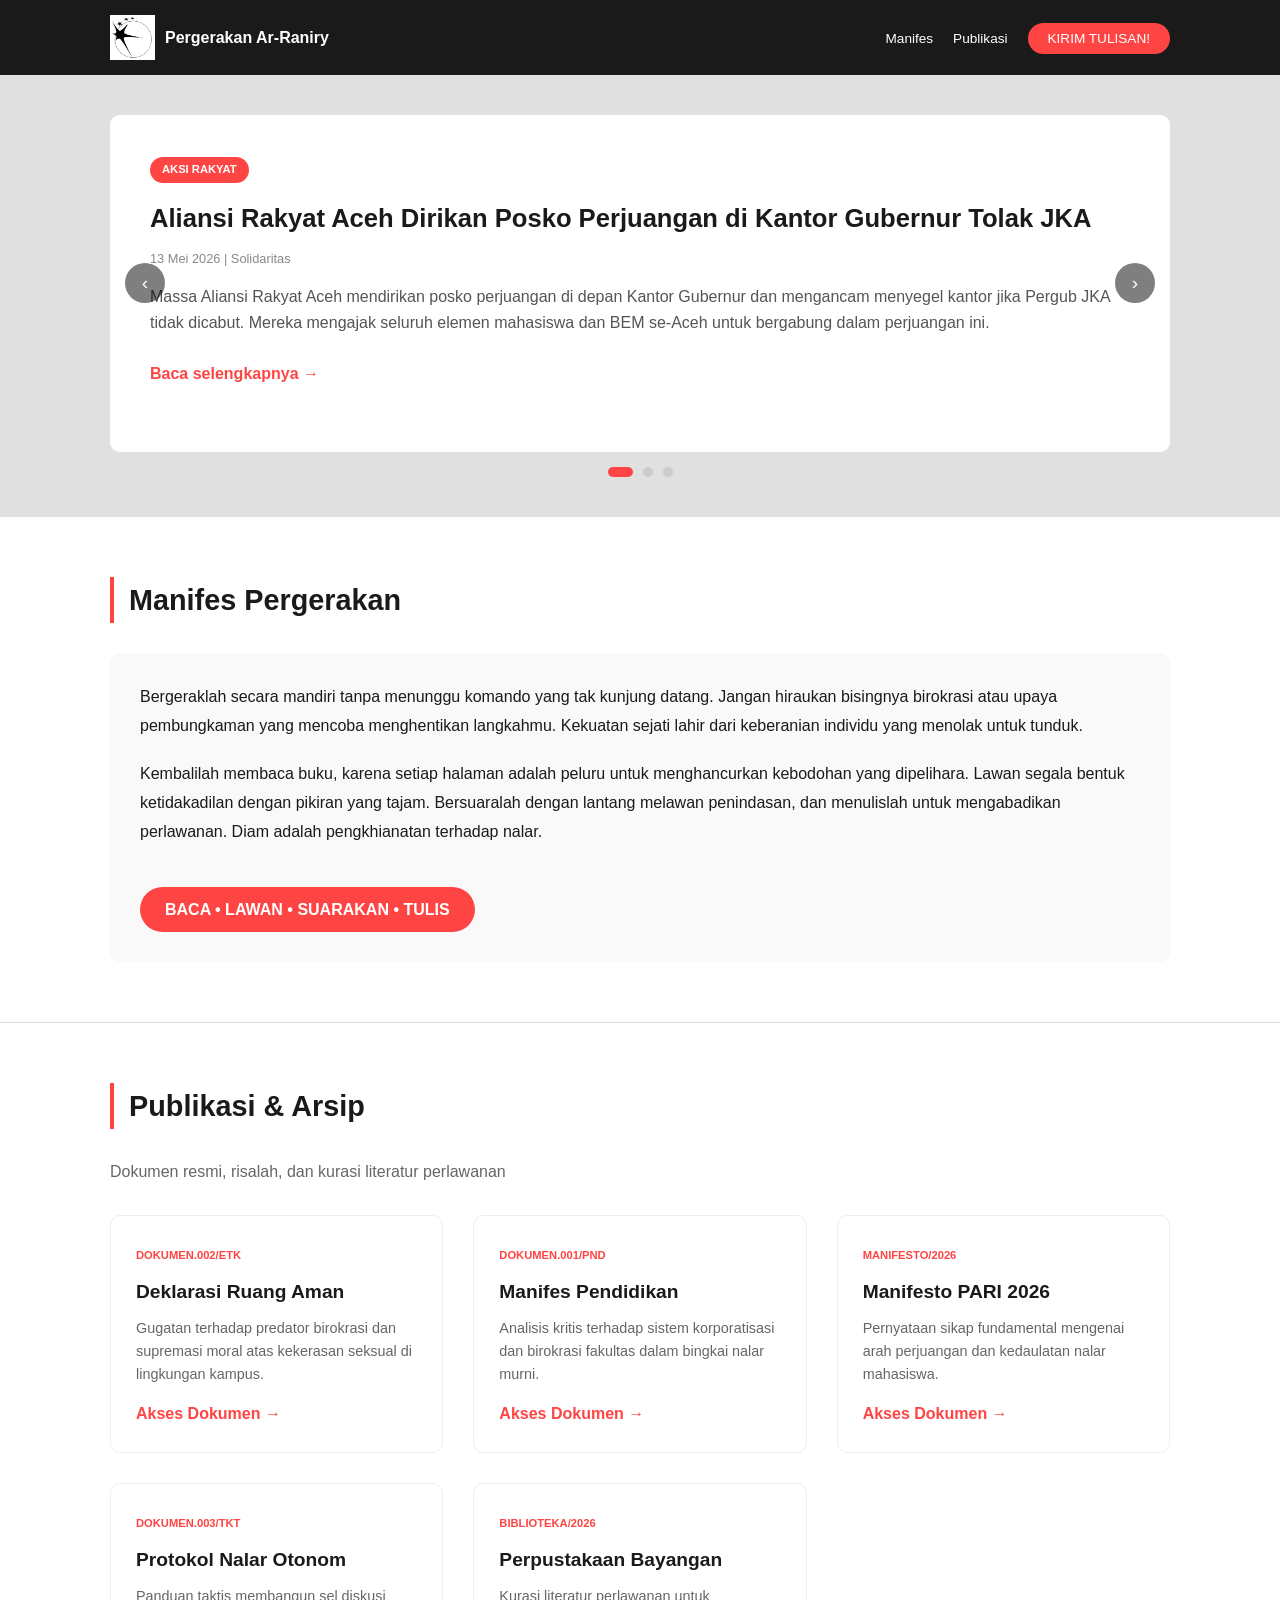
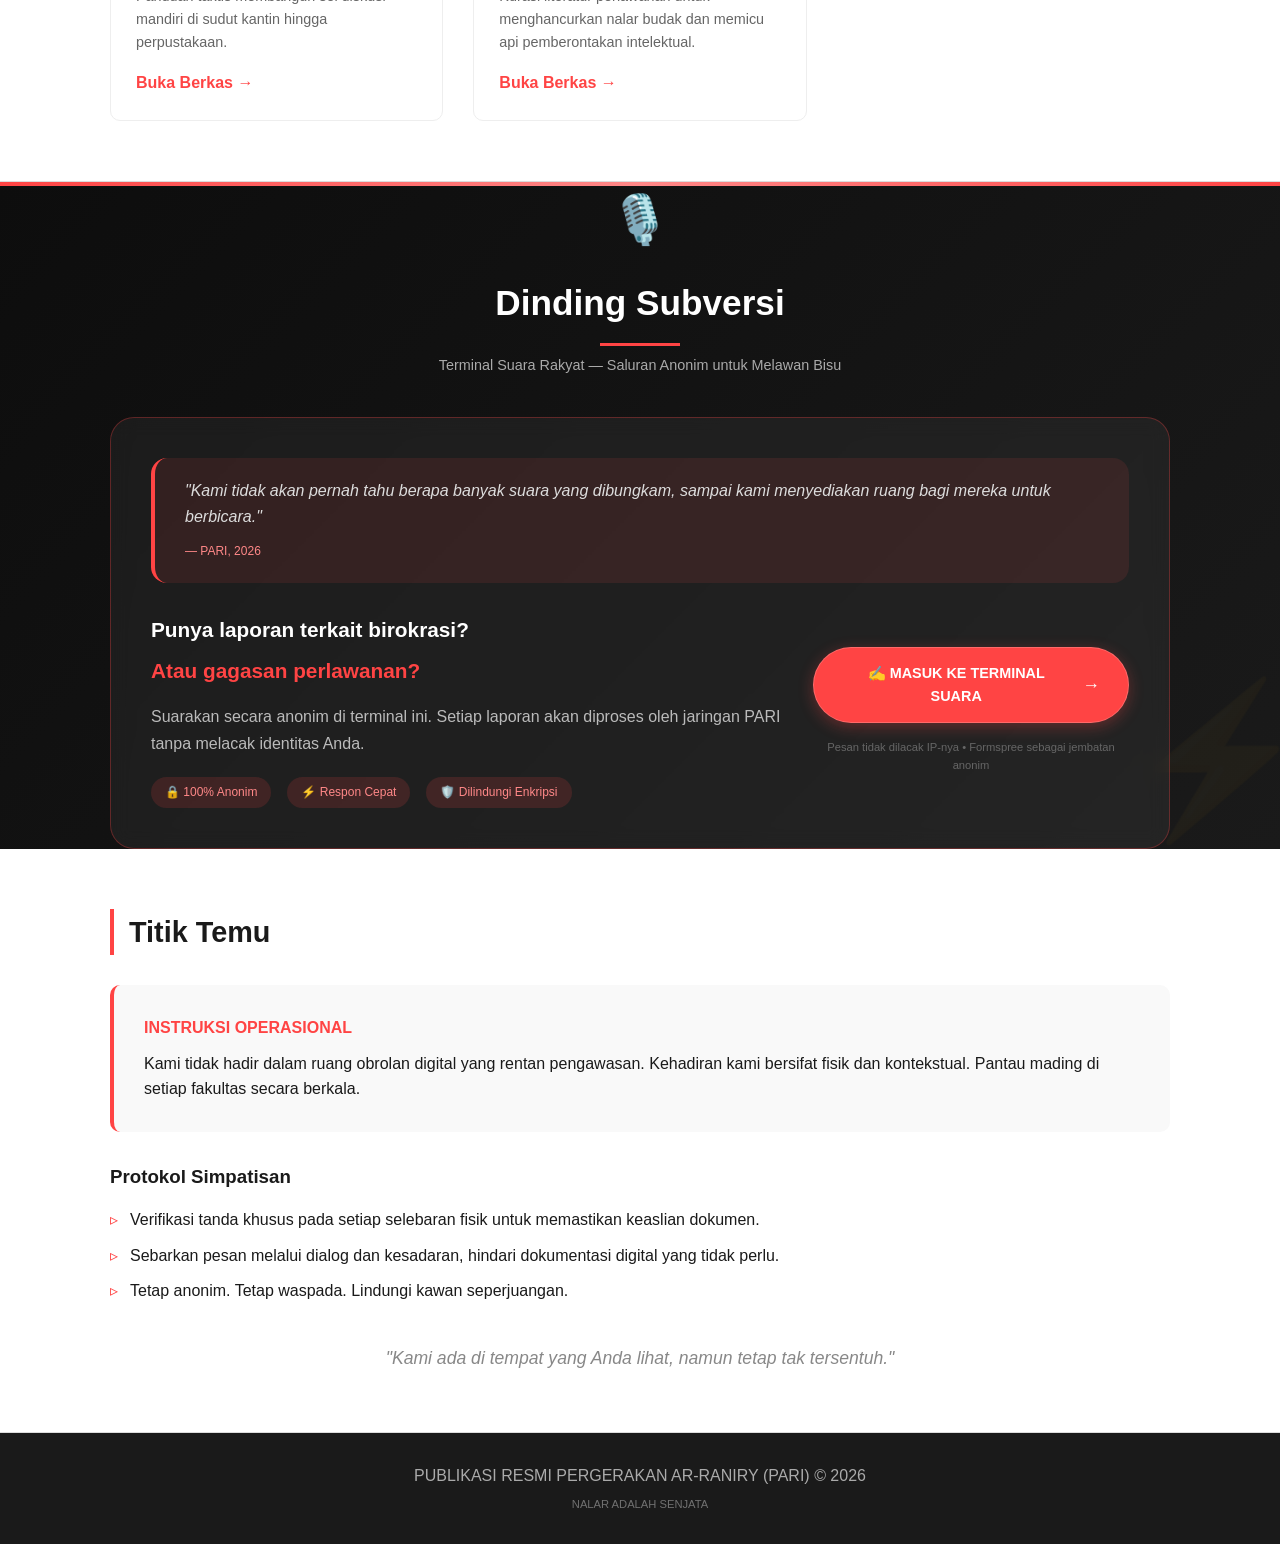
<file: index.html>
<!DOCTYPE html>
<html lang="id">
<head>
    <meta charset="UTF-8">
    <meta name="viewport" content="width=device-width, initial-scale=1.0">
    <title>PARI | Pergerakan Ar-Raniry - Kedaulatan Nalar</title>
    <link rel="icon" type="image/png" href="LOGO_PARI.png">
    <style>
        /* ========== CSS INTERNAL - VERSI FINAL ========== */
        * {
            margin: 0;
            padding: 0;
            box-sizing: border-box;
        }

        body {
            font-family: 'Segoe UI', Arial, sans-serif;
            background: #f5f5f5;
            color: #1a1a1a;
            line-height: 1.6;
        }

        .container {
            max-width: 1100px;
            margin: 0 auto;
            padding: 0 20px;
        }

        /* ========== HEADER ========== */
        header {
            background: #1a1a1a;
            padding: 15px 0;
            position: sticky;
            top: 0;
            z-index: 100;
        }

        nav {
            display: flex;
            justify-content: space-between;
            align-items: center;
            flex-wrap: wrap;
            gap: 15px;
        }

        .logo-container {
            display: flex;
            align-items: center;
            gap: 10px;
        }

        .main-logo {
            height: 45px;
            width: auto;
        }

        .logo-text {
            color: white;
            font-weight: bold;
            font-size: 1rem;
        }

        .nav-links {
            display: flex;
            list-style: none;
            gap: 20px;
            flex-wrap: wrap;
        }

        .nav-links li a {
            color: white;
            text-decoration: none;
            font-weight: 500;
            font-size: 0.85rem;
            padding: 8px 0;
            transition: color 0.2s;
        }

        .nav-links li a:hover {
            color: #ff4444;
        }

        .nav-highlight {
            background: #ff4444;
            padding: 8px 20px !important;
            border-radius: 30px;
        }

        .nav-highlight:hover {
            background: #cc0000;
            color: white !important;
        }

        /* ========== SLIDER ========== */
        .hero-slider {
            background: #e0e0e0;
            padding: 40px 0;
        }

        .slider-container {
            position: relative;
            background: white;
            border-radius: 10px;
            overflow: hidden;
        }

        .slider-track {
            display: flex;
            transition: transform 0.5s ease;
        }

        .slide {
            min-width: 100%;
            padding: 40px;
        }

        .slide-category {
            background: #ff4444;
            color: white;
            padding: 4px 12px;
            border-radius: 20px;
            font-size: 0.7rem;
            font-weight: bold;
            display: inline-block;
            margin-bottom: 15px;
        }

        .slide h1 {
            font-size: 1.6rem;
            margin-bottom: 10px;
        }

        .slide-date {
            color: #888;
            font-size: 0.8rem;
            margin: 10px 0;
        }

        .slide-excerpt {
            color: #555;
            margin: 15px 0;
        }

        .read-more {
            color: #ff4444;
            text-decoration: none;
            font-weight: bold;
            display: inline-block;
            margin-top: 10px;
        }

        .read-more:hover {
            text-decoration: underline;
        }

        .slider-btn {
            position: absolute;
            top: 50%;
            transform: translateY(-50%);
            background: rgba(0,0,0,0.5);
            color: white;
            border: none;
            width: 40px;
            height: 40px;
            border-radius: 50%;
            cursor: pointer;
            font-size: 1.2rem;
            z-index: 10;
            transition: background 0.2s;
        }

        .slider-btn:hover {
            background: #ff4444;
        }

        .slider-prev { left: 15px; }
        .slider-next { right: 15px; }

        .slider-dots {
            display: flex;
            justify-content: center;
            gap: 10px;
            margin-top: 15px;
        }

        .dot {
            width: 10px;
            height: 10px;
            background: #ccc;
            border-radius: 50%;
            cursor: pointer;
            transition: all 0.2s;
        }

        .dot.active {
            background: #ff4444;
            width: 25px;
            border-radius: 10px;
        }

        /* ========== CONTENT SECTIONS ========== */
        .content {
            padding: 60px 0;
            border-bottom: 1px solid #ddd;
            background: white;
        }

        h2 {
            font-size: 1.8rem;
            margin-bottom: 30px;
            border-left: 4px solid #ff4444;
            padding-left: 15px;
        }

        /* Manifes */
        .manifes-box {
            background: #f9f9f9;
            padding: 30px;
            border-radius: 10px;
        }

        .manifes-text {
            margin-bottom: 20px;
            line-height: 1.8;
        }

        .secure-box {
            background: #ff4444;
            color: white;
            display: inline-block;
            padding: 10px 25px;
            border-radius: 30px;
            font-weight: bold;
            margin-top: 20px;
        }

        /* Kartu Publikasi */
        .karya-grid {
            display: grid;
            grid-template-columns: repeat(auto-fill, minmax(300px, 1fr));
            gap: 30px;
            margin-top: 30px;
        }

        .karya-card {
            background: white;
            padding: 25px;
            border-radius: 10px;
            border: 1px solid #eee;
            transition: all 0.3s ease;
        }

        .karya-card:hover {
            transform: translateY(-5px);
            box-shadow: 0 10px 20px rgba(0,0,0,0.1);
            border-color: #ff4444;
        }

        .karya-card span {
            color: #ff4444;
            font-size: 0.7rem;
            font-weight: bold;
            text-transform: uppercase;
        }

        .karya-card h3 {
            margin: 10px 0;
            font-size: 1.2rem;
        }

        .karya-card p {
            color: #666;
            font-size: 0.9rem;
            margin-bottom: 15px;
        }

        .btn-link {
            color: #ff4444;
            text-decoration: none;
            font-weight: bold;
            display: inline-block;
        }

        .btn-link:hover {
            text-decoration: underline;
        }

        /* ========== DINDING SUBVERSI ========== */
        .subversi-section {
            background: linear-gradient(135deg, #0d0d0d 0%, #1a1a1a 100%);
            color: white;
            position: relative;
            overflow: hidden;
        }
        
        .subversi-section::before {
            content: '';
            position: absolute;
            top: 0;
            left: 0;
            right: 0;
            height: 4px;
            background: linear-gradient(90deg, #ff4444, #ff8888, #ff4444);
        }
        
        .subversi-section::after {
            content: '⚡';
            position: absolute;
            bottom: -30px;
            right: -30px;
            font-size: 150px;
            opacity: 0.03;
            pointer-events: none;
        }
        
        .subversi-wrapper {
            text-align: center;
            position: relative;
            z-index: 2;
        }
        
        .subversi-icon {
            font-size: 3rem;
            margin-bottom: 16px;
            animation: pulse 2s infinite;
        }
        
        @keyframes pulse {
            0%, 100% { transform: scale(1); opacity: 0.8; }
            50% { transform: scale(1.1); opacity: 1; }
        }
        
        .subversi-title {
            font-size: 2.2rem;
            font-weight: 700;
            margin-bottom: 8px;
            border-left: none;
            padding-left: 0;
            color: white;
        }
        
        .subversi-title::after {
            content: '';
            display: block;
            width: 80px;
            height: 3px;
            background: #ff4444;
            margin: 12px auto 0;
        }
        
        .subversi-subtitle {
            color: #aaa;
            font-size: 0.9rem;
            margin-bottom: 40px;
        }
        
        .subversi-card {
            background: rgba(255,255,255,0.05);
            border-radius: 24px;
            padding: 40px;
            backdrop-filter: blur(10px);
            border: 1px solid rgba(255,68,68,0.3);
            transition: all 0.3s ease;
        }
        
        .subversi-card:hover {
            border-color: rgba(255,68,68,0.6);
            box-shadow: 0 10px 30px rgba(255,68,68,0.1);
        }
        
        .subversi-quote {
            background: rgba(255,68,68,0.1);
            padding: 20px 30px;
            border-radius: 16px;
            margin-bottom: 30px;
            border-left: 4px solid #ff4444;
            text-align: left;
        }
        
        .subversi-quote p {
            font-style: italic;
            font-size: 1rem;
            color: #ddd;
            margin-bottom: 8px;
        }
        
        .subversi-quote span {
            font-size: 0.75rem;
            color: #ff8888;
        }
        
        .subversi-content {
            display: flex;
            flex-wrap: wrap;
            gap: 30px;
            align-items: center;
            justify-content: space-between;
        }
        
        .subversi-text {
            flex: 2;
            text-align: left;
        }
        
        .subversi-text h3 {
            font-size: 1.3rem;
            margin-bottom: 8px;
        }
        
        .subversi-text p {
            color: #bbb;
            margin: 15px 0 20px;
            line-height: 1.7;
        }
        
        .subversi-features {
            display: flex;
            flex-wrap: wrap;
            gap: 16px;
        }
        
        .subversi-features span {
            background: rgba(255,68,68,0.15);
            padding: 6px 14px;
            border-radius: 30px;
            font-size: 0.75rem;
            color: #ff8888;
            font-weight: 500;
        }
        
        .subversi-button {
            flex: 1;
            text-align: center;
        }
        
        .btn-subversi {
            display: inline-flex;
            align-items: center;
            gap: 12px;
            background: #ff4444;
            color: white;
            padding: 14px 28px;
            border-radius: 50px;
            text-decoration: none;
            font-weight: bold;
            font-size: 0.9rem;
            transition: all 0.3s ease;
            box-shadow: 0 4px 15px rgba(255,68,68,0.3);
            border: 1px solid rgba(255,255,255,0.2);
        }
        
        .btn-subversi:hover {
            background: #cc0000;
            transform: translateY(-3px);
            gap: 18px;
            box-shadow: 0 8px 25px rgba(255,68,68,0.4);
        }
        
        .btn-subversi .arrow {
            font-size: 1.1rem;
            transition: transform 0.3s;
        }
        
        .btn-subversi:hover .arrow {
            transform: translateX(5px);
        }
        
        .secure-note {
            font-size: 0.7rem;
            color: #666;
            margin-top: 16px;
        }

        /* ========== TITIK TEMU ========== */
        .instruction-box {
            background: #f9f9f9;
            padding: 30px;
            border-radius: 10px;
            margin: 30px 0;
            border-left: 4px solid #ff4444;
        }

        .warning-text {
            font-weight: bold;
            color: #ff4444;
            display: block;
            margin-bottom: 10px;
        }

        .protocol {
            margin: 20px 0;
        }

        .protocol h3 {
            margin-bottom: 15px;
        }

        .protocol ul {
            list-style: none;
            padding-left: 0;
            margin-top: 15px;
        }

        .protocol li {
            margin-bottom: 10px;
            padding-left: 20px;
            position: relative;
        }

        .protocol li::before {
            content: "▹";
            color: #ff4444;
            position: absolute;
            left: 0;
        }

        .motto {
            text-align: center;
            font-style: italic;
            color: #888;
            margin-top: 40px;
            font-size: 1.1rem;
        }

        /* ========== FOOTER ========== */
        footer {
            background: #1a1a1a;
            color: #aaa;
            text-align: center;
            padding: 30px 0;
        }

        /* ========== RESPONSIVE ========== */
        @media (max-width: 768px) {
            nav {
                flex-direction: column;
                text-align: center;
            }
            
            .nav-links {
                justify-content: center;
            }
            
            .slide h1 {
                font-size: 1.2rem;
            }
            
            .slide {
                padding: 20px;
            }
            
            .karya-grid {
                grid-template-columns: 1fr;
            }
            
            h2 {
                font-size: 1.4rem;
            }
            
            .main-logo {
                height: 35px;
            }
            
            .subversi-card {
                padding: 25px;
            }
            
            .subversi-content {
                flex-direction: column;
            }
            
            .subversi-text {
                text-align: center;
            }
            
            .subversi-features {
                justify-content: center;
            }
            
            .subversi-title {
                font-size: 1.8rem;
            }
            
            .subversi-quote p {
                font-size: 0.85rem;
            }
        }
    </style>
</head>
<body>

<header>
    <div class="container">
        <nav>
            <div class="logo-container">
                <img src="LOGO_PARI.png" alt="Logo PARI" class="main-logo">
                <span class="logo-text">Pergerakan Ar-Raniry</span>
            </div>
            <ul class="nav-links">
                <li><a href="#manifes">Manifes</a></li>
                <li><a href="#karya">Publikasi</a></li>
                <li><a href="suara-rakyat.html" class="nav-highlight">KIRIM TULISAN!</a></li>
            </ul>
        </nav>
    </div>
</header>

<main>

    <!-- ========== SLIDER BERITA ========== -->
    <section class="hero-slider">
        <div class="container">
            <div class="slider-container">
                <div class="slider-track" id="sliderTrack">
                                      
                    <div class="slide">
                        <span class="slide-category">AKSI RAKYAT</span>
                        <h1>Aliansi Rakyat Aceh Dirikan Posko Perjuangan di Kantor Gubernur Tolak JKA</h1>
                        <div class="slide-date">13 Mei 2026 | Solidaritas</div>
                        <p class="slide-excerpt">Massa Aliansi Rakyat Aceh mendirikan posko perjuangan di depan Kantor Gubernur dan mengancam menyegel kantor jika Pergub JKA tidak dicabut. Mereka mengajak seluruh elemen mahasiswa dan BEM se-Aceh untuk bergabung dalam perjuangan ini.</p>
                        <a href="https://aceh.tribunnews.com/nanggroe/1025261/aliansi-rakyat-aceh-dirikan-posko-perjuangan-di-kantor-gubernur" target="_blank" class="read-more">Baca selengkapnya →</a>
                    </div>
                    
                    <div class="slide">
                        <span class="slide-category">INTERNASIONAL</span>
                        <h1>Pernyataan Bersama 50+ Organisasi: Tolak Kehadiran Trump di KTT ASEAN!</h1>
                        <div class="slide-date">31 Oktober 2025 | Anti-Imperialisme</div>
                        <p class="slide-excerpt">Puluhan organisasi dari Asia Tenggara, Australia, AS, Palestina, hingga Hong Kong menandatangani pernyataan bersama menuntut pemerintah Malaysia menolak kehadiran Trump di KTT ASEAN. Tuntutan meliputi penghentian dukungan AS terhadap genosida di Gaza dan penutupan pangkalan militer AS di Asia Tenggara.</p>
                        <a href="https://www.arahjuang.com/2025/10/31/pernyataan-bersama-organisasi-internasional-menolak-kehadiran-trump-di-ktt-asean/" target="_blank" class="read-more">Baca selengkapnya →</a>
                    </div>
                    
                    <div class="slide">
                        <span class="slide-category">TEORI PERGERAKAN</span>
                        <h1>Menyoal Pemikiran Gramsci: Hegemoni, Intelektual Organik, dan Perang Posisi</h1>
                        <div class="slide-date">22 Januari 2026 | Wawasan</div>
                        <p class="slide-excerpt">Artikel ini mengupas tuntas konsep-konsep kunci Antonio Gramsci yang sering disalahartikan: hegemoni sebagai kepemimpinan moral-intelektual, intelektual organik, dan strategi "perang posisi" dalam merebut kekuasaan di masyarakat sipil. Bacaan wajib bagi aktivis pergerakan.</p>
                        <a href="https://www.arahjuang.com/2026/01/22/menyoal-pemikiran-gramsci/" target="_blank" class="read-more">Baca selengkapnya →</a>
                    </div>

                </div>
                <button class="slider-btn slider-prev" id="prevBtn">‹</button>
                <button class="slider-btn slider-next" id="nextBtn">›</button>
            </div>
            <div class="slider-dots" id="sliderDots"></div>
        </div>
    </section>

    <!-- ========== MANIFES PERGERAKAN ========== -->
    <section id="manifes" class="content">
        <div class="container">
            <h2>Manifes Pergerakan</h2>
            <div class="manifes-box">
                <p class="manifes-text">Bergeraklah secara mandiri tanpa menunggu komando yang tak kunjung datang. Jangan hiraukan bisingnya birokrasi atau upaya pembungkaman yang mencoba menghentikan langkahmu. Kekuatan sejati lahir dari keberanian individu yang menolak untuk tunduk.</p>
                <p class="manifes-text">Kembalilah membaca buku, karena setiap halaman adalah peluru untuk menghancurkan kebodohan yang dipelihara. Lawan segala bentuk ketidakadilan dengan pikiran yang tajam. Bersuaralah dengan lantang melawan penindasan, dan menulislah untuk mengabadikan perlawanan. Diam adalah pengkhianatan terhadap nalar.</p>
                <div class="secure-box">BACA • LAWAN • SUARAKAN • TULIS</div>
            </div>
        </div>
    </section>

    <!-- ========== PUBLIKASI & ARSIP ========== -->
    <section id="karya" class="content">
        <div class="container">
            <h2>Publikasi & Arsip</h2>
            <p style="margin-bottom: 20px; color: #666;">Dokumen resmi, risalah, dan kurasi literatur perlawanan</p>

            <div class="karya-grid">
                <div class="karya-card">
                    <span>DOKUMEN.002/ETK</span>
                    <h3>Deklarasi Ruang Aman</h3>
                    <p>Gugatan terhadap predator birokrasi dan supremasi moral atas kekerasan seksual di lingkungan kampus.</p>
                    <a href="ruang-aman.html" class="btn-link">Akses Dokumen →</a>
                </div>
                <div class="karya-card">
                    <span>DOKUMEN.001/PND</span>
                    <h3>Manifes Pendidikan</h3>
                    <p>Analisis kritis terhadap sistem korporatisasi dan birokrasi fakultas dalam bingkai nalar murni.</p>
                    <a href="manifes-001.html" class="btn-link">Akses Dokumen →</a>
                </div>
                <div class="karya-card">
                    <span>MANIFESTO/2026</span>
                    <h3>Manifesto PARI 2026</h3>
                    <p>Pernyataan sikap fundamental mengenai arah perjuangan dan kedaulatan nalar mahasiswa.</p>
                    <a href="manifesto-2026.html" class="btn-link">Akses Dokumen →</a>
                </div>
                <div class="karya-card">
                    <span>DOKUMEN.003/TKT</span>
                    <h3>Protokol Nalar Otonom</h3>
                    <p>Panduan taktis membangun sel diskusi mandiri di sudut kantin hingga perpustakaan.</p>
                    <a href="protokol-otonom.html" class="btn-link">Buka Berkas →</a>
                </div>
                <div class="karya-card">
                    <span>BIBLIOTEKA/2026</span>
                    <h3>Perpustakaan Bayangan</h3>
                    <p>Kurasi literatur perlawanan untuk menghancurkan nalar budak dan memicu api pemberontakan intelektual.</p>
                    <a href="archive-literasi.html" class="btn-link">Buka Berkas →</a>
                </div>
            </div>
        </div>
    </section>

    <!-- ========== DINDING SUBVERSI - SECTION KHUSUS ========== -->
    <section class="subversi-section">
        <div class="container">
            <div class="subversi-wrapper">
                <div class="subversi-icon">🎙️</div>
                <h2 class="subversi-title">Dinding Subversi</h2>
                <p class="subversi-subtitle">Terminal Suara Rakyat — Saluran Anonim untuk Melawan Bisu</p>
                
                <div class="subversi-card">
                    <div class="subversi-quote">
                        <p>"Kami tidak akan pernah tahu berapa banyak suara yang dibungkam, sampai kami menyediakan ruang bagi mereka untuk berbicara."</p>
                        <span>— PARI, 2026</span>
                    </div>
                    
                    <div class="subversi-content">
                        <div class="subversi-text">
                            <h3>Punya laporan terkait birokrasi?</h3>
                            <h3 style="color: #ff4444;">Atau gagasan perlawanan?</h3>
                            <p>Suarakan secara anonim di terminal ini. Setiap laporan akan diproses oleh jaringan PARI tanpa melacak identitas Anda.</p>
                            <div class="subversi-features">
                                <span>🔒 100% Anonim</span>
                                <span>⚡ Respon Cepat</span>
                                <span>🛡️ Dilindungi Enkripsi</span>
                            </div>
                        </div>
                        <div class="subversi-button">
                            <a href="suara-rakyat.html" class="btn-subversi">
                                <span>✍️ MASUK KE TERMINAL SUARA</span>
                                <span class="arrow">→</span>
                            </a>
                            <p class="secure-note">Pesan tidak dilacak IP-nya • Formspree sebagai jembatan anonim</p>
                        </div>
                    </div>
                </div>
            </div>
        </div>
    </section>

    <!-- ========== TITIK TEMU INFORMASI ========== -->
    <section class="content">
        <div class="container">
            <h2>Titik Temu</h2>
            <div class="instruction-box">
                <span class="warning-text">INSTRUKSI OPERASIONAL</span>
                <p>Kami tidak hadir dalam ruang obrolan digital yang rentan pengawasan. Kehadiran kami bersifat fisik dan kontekstual. Pantau mading di setiap fakultas secara berkala.</p>
            </div>
            <div class="protocol">
                <h3>Protokol Simpatisan</h3>
                <ul>
                    <li>Verifikasi tanda khusus pada setiap selebaran fisik untuk memastikan keaslian dokumen.</li>
                    <li>Sebarkan pesan melalui dialog dan kesadaran, hindari dokumentasi digital yang tidak perlu.</li>
                    <li>Tetap anonim. Tetap waspada. Lindungi kawan seperjuangan.</li>
                </ul>
            </div>
            <p class="motto">"Kami ada di tempat yang Anda lihat, namun tetap tak tersentuh."</p>
        </div>
    </section>
</main>

<footer>
    <div class="container">
        <p>PUBLIKASI RESMI PERGERAKAN AR-RANIRY (PARI) © 2026</p>
        <p style="margin-top: 8px; font-size: 0.7rem; opacity: 0.6;">NALAR ADALAH SENJATA</p>
    </div>
</footer>

<script>
    // ========== SLIDER JAVASCRIPT ==========
    const track = document.getElementById('sliderTrack');
    const slides = document.querySelectorAll('.slide');
    const prevBtn = document.getElementById('prevBtn');
    const nextBtn = document.getElementById('nextBtn');
    const dotsContainer = document.getElementById('sliderDots');
    
    let currentIndex = 0;
    const totalSlides = slides.length;
    
    function createDots() {
        if (!dotsContainer) return;
        dotsContainer.innerHTML = '';
        for (let i = 0; i < totalSlides; i++) {
            const dot = document.createElement('div');
            dot.classList.add('dot');
            if (i === currentIndex) dot.classList.add('active');
            dot.addEventListener('click', () => goToSlide(i));
            dotsContainer.appendChild(dot);
        }
    }
    
    function updateDots() {
        const dots = document.querySelectorAll('.dot');
        dots.forEach((dot, i) => {
            dot.classList.toggle('active', i === currentIndex);
        });
    }
    
    function goToSlide(index) {
        if (index < 0) index = totalSlides - 1;
        if (index >= totalSlides) index = 0;
        currentIndex = index;
        if (track) {
            track.style.transform = `translateX(-${currentIndex * 100}%)`;
        }
        updateDots();
    }
    
    if (prevBtn && nextBtn) {
        nextBtn.addEventListener('click', () => goToSlide(currentIndex + 1));
        prevBtn.addEventListener('click', () => goToSlide(currentIndex - 1));
    }
    
    // Auto slide every 5 seconds
    let autoSlide = setInterval(() => goToSlide(currentIndex + 1), 5000);
    
    const sliderContainer = document.querySelector('.slider-container');
    if (sliderContainer) {
        sliderContainer.addEventListener('mouseenter', () => clearInterval(autoSlide));
        sliderContainer.addEventListener('mouseleave', () => {
            autoSlide = setInterval(() => goToSlide(currentIndex + 1), 5000);
        });
    }
    
    createDots();
</script>

</body>
</html>
</file>
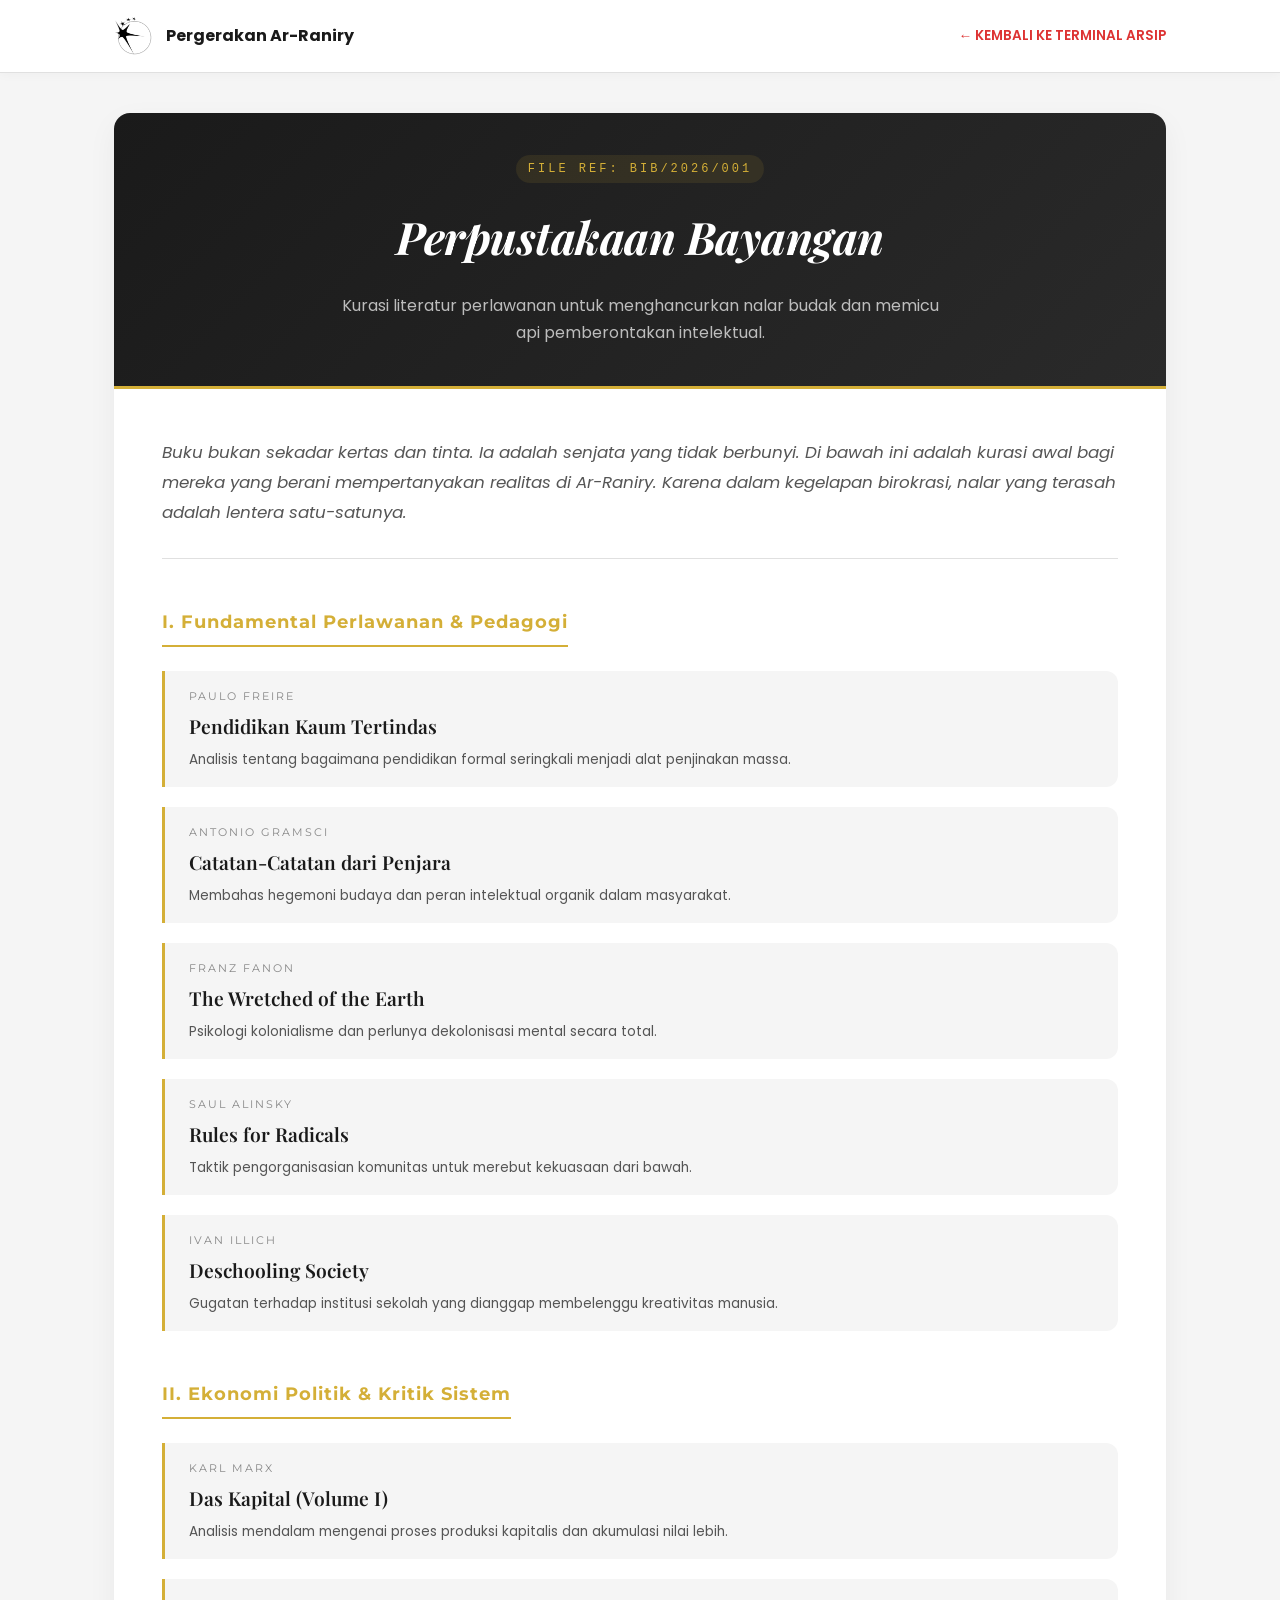
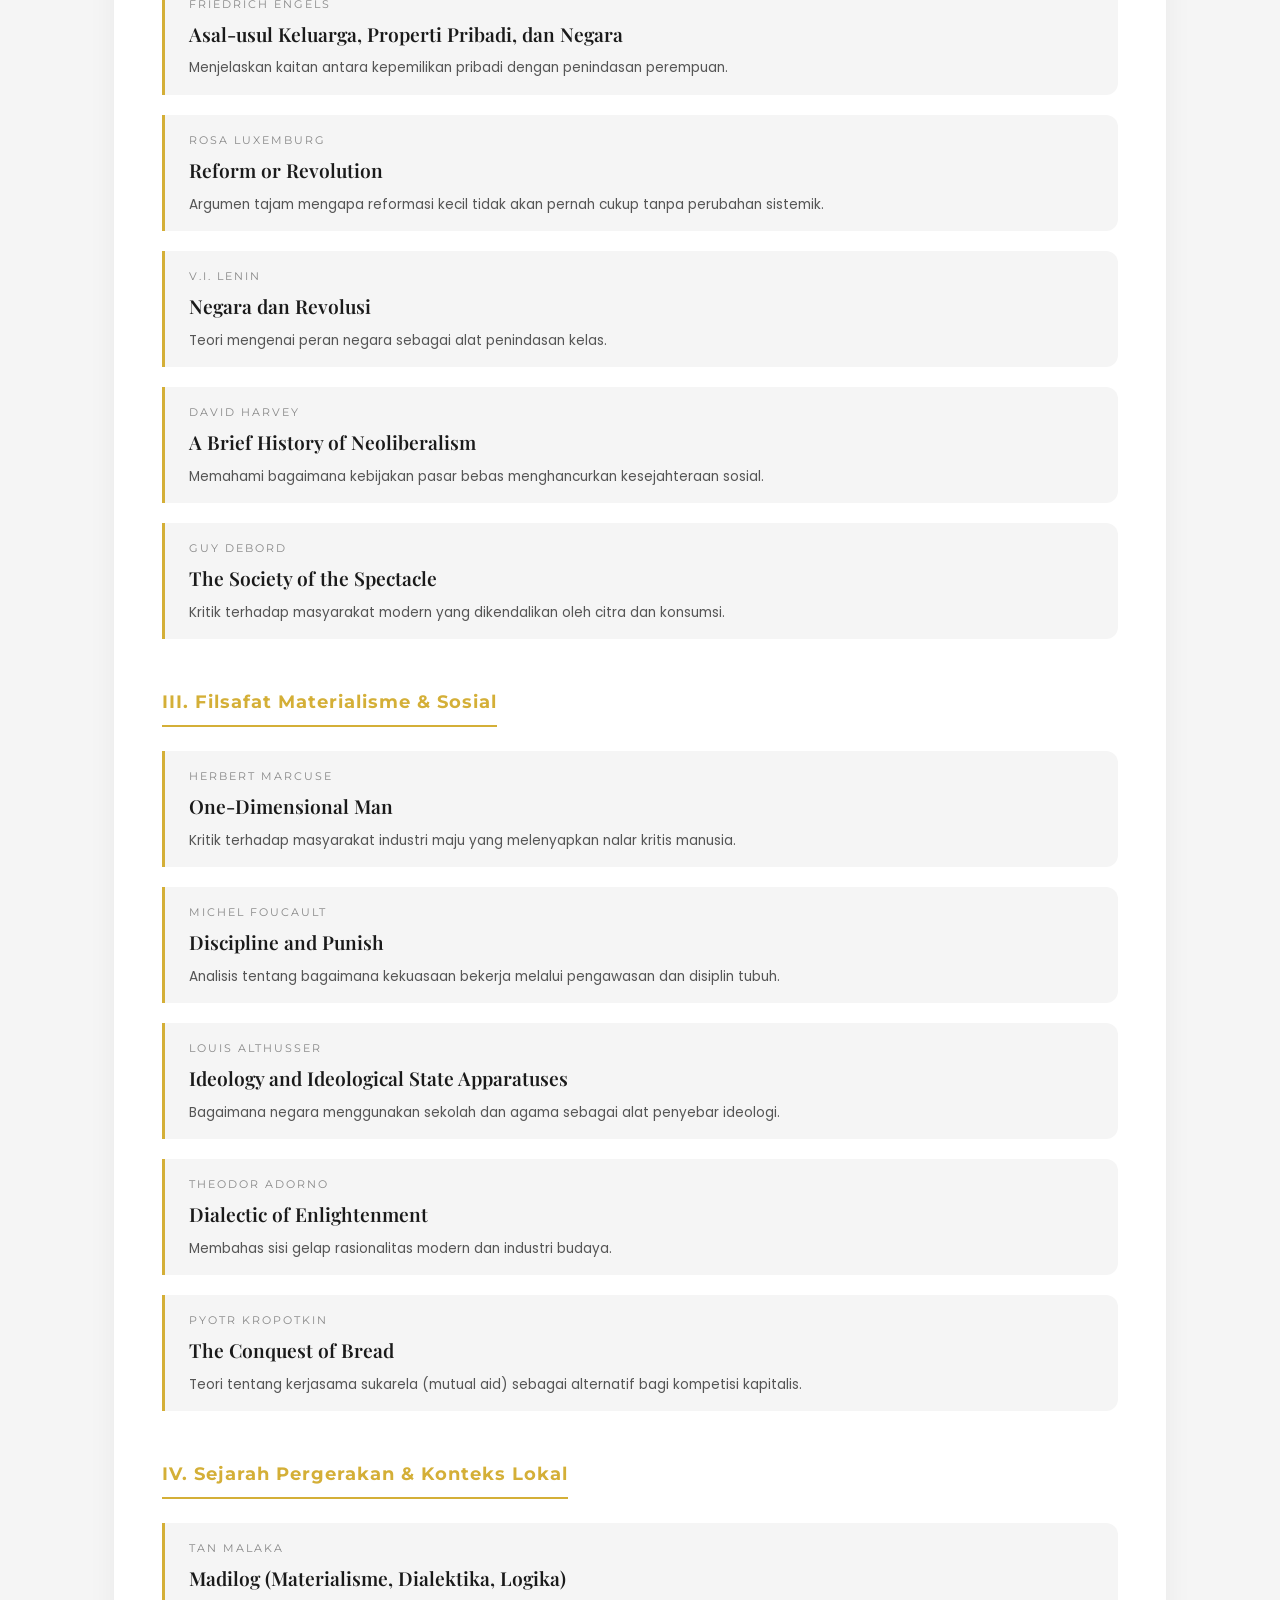
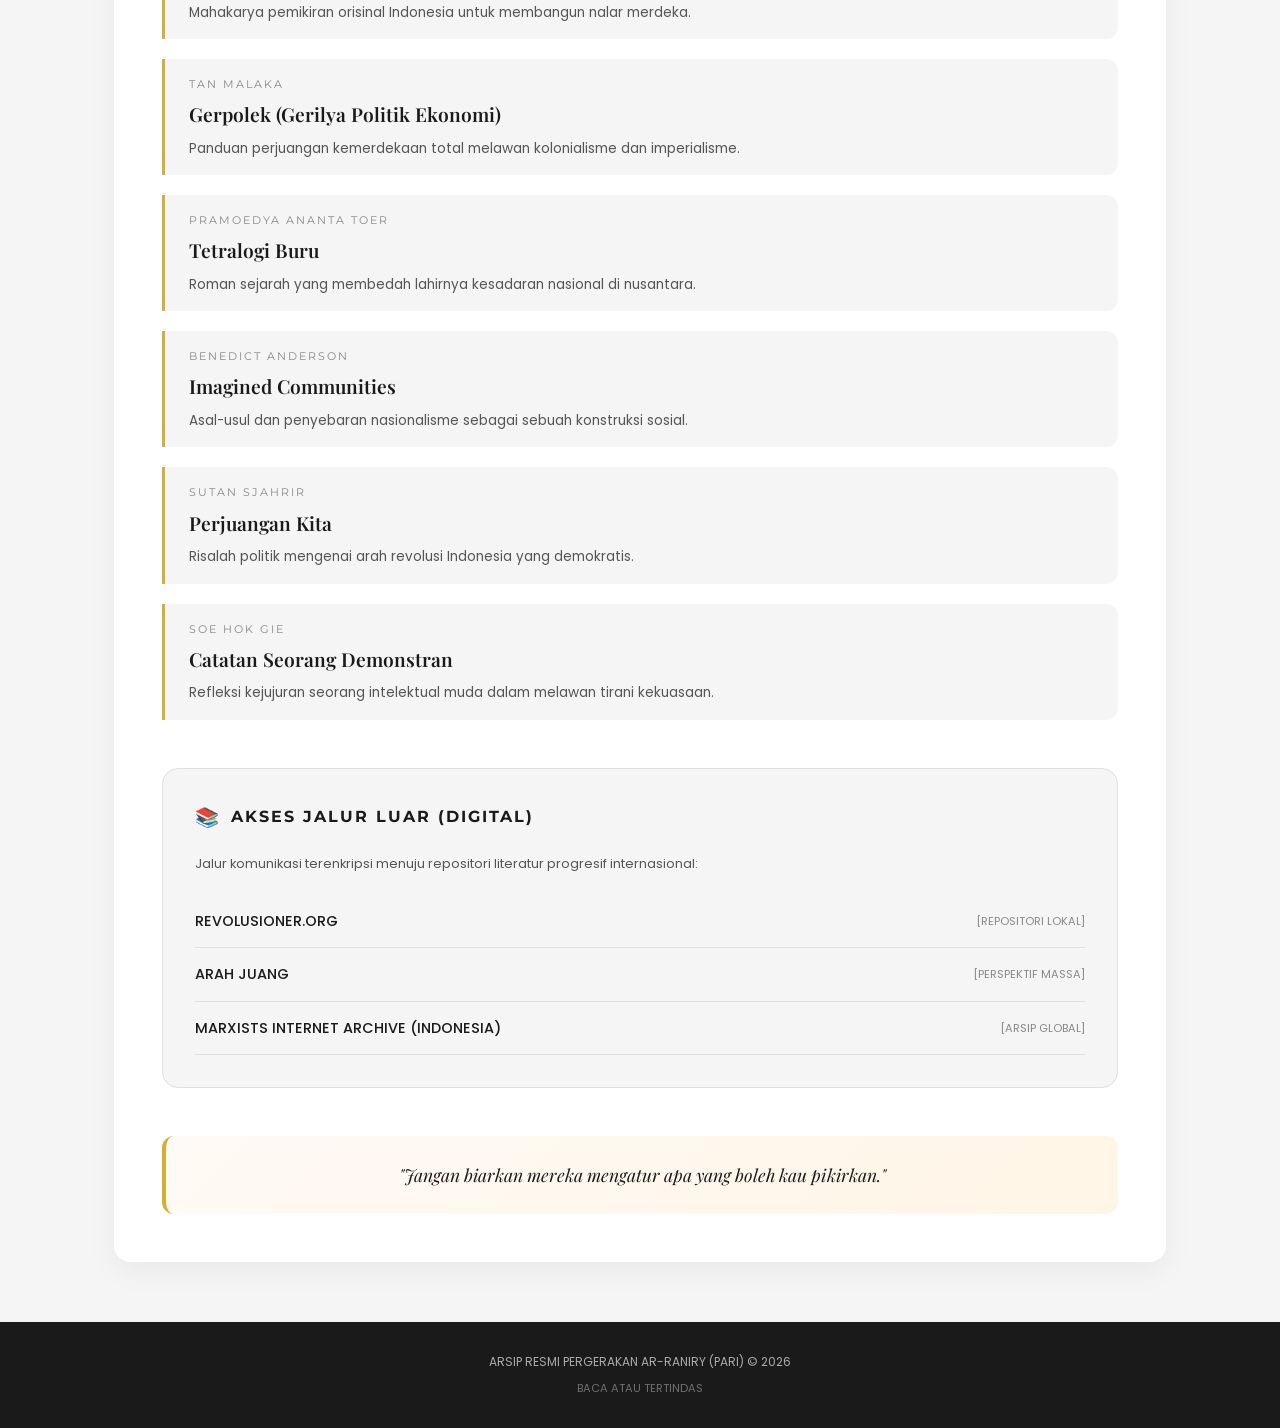
<file: archive-literasi.html>
<!DOCTYPE html>
<html lang="id">
<head>
    <meta charset="UTF-8">
    <meta name="viewport" content="width=device-width, initial-scale=1.0">
    <title>BIBLIOTEKA | Perpustakaan Bayangan PARI</title>
    <link rel="icon" type="image/png" href="LOGO_PARI.png">
    <link rel="stylesheet" href="style.css">
    <link href="https://fonts.googleapis.com/css2?family=Montserrat:wght@400;500;600;700;800&family=Poppins:wght@400;500;600;700&family=Playfair+Display:ital,wght@0,400;0,600;1,400&display=swap" rel="stylesheet">
    <style>
        /* ========== Gaya Khusus Perpustakaan Bayangan ========== */
        :root {
            --primary: #dd3333;
            --primary-dark: #bb2222;
            --gold: #d4af37;
            --gold-dark: #b8960c;
            --dark: #1a1a1a;
            --gray: #555;
            --gray-light: #888;
            --light-gray: #f5f5f5;
            --white: #ffffff;
            --border: #e0e0e0;
        }

        * {
            margin: 0;
            padding: 0;
            box-sizing: border-box;
        }

        body {
            font-family: 'Poppins', 'Segoe UI', Arial, sans-serif;
            background: var(--light-gray);
            color: var(--dark);
            line-height: 1.7;
        }

        .container {
            max-width: 1100px;
            margin: 0 auto;
            padding: 0 24px;
        }

        /* Header Navigasi */
        .site-header {
            background: var(--white);
            border-bottom: 1px solid var(--border);
            padding: 16px 0;
            position: sticky;
            top: 0;
            z-index: 100;
            box-shadow: 0 2px 10px rgba(0,0,0,0.03);
        }

        .site-header .container {
            display: flex;
            justify-content: space-between;
            align-items: center;
            flex-wrap: wrap;
            gap: 15px;
        }

        .logo-area {
            display: flex;
            align-items: center;
            gap: 12px;
        }

        .logo-area img {
            height: 40px;
            width: auto;
        }

        .logo-text {
            font-weight: 700;
            font-size: 1rem;
            color: var(--dark);
        }

        .back-link {
            color: var(--primary);
            text-decoration: none;
            font-weight: 600;
            font-size: 0.85rem;
            display: flex;
            align-items: center;
            gap: 8px;
            transition: gap 0.2s;
        }

        .back-link:hover {
            gap: 12px;
            color: var(--primary-dark);
        }

        /* Kontainer Utama */
        .biblioteka-wrapper {
            margin: 40px auto;
        }

        .biblioteka-card {
            background: var(--white);
            border-radius: 16px;
            box-shadow: 0 10px 30px rgba(0,0,0,0.05);
            overflow: hidden;
        }

        .biblioteka-header {
            background: linear-gradient(135deg, var(--dark) 0%, #2a2a2a 100%);
            padding: 40px 48px;
            text-align: center;
            border-bottom: 3px solid var(--gold);
        }

        .ref-code {
            font-family: 'Courier New', monospace;
            color: var(--gold);
            letter-spacing: 3px;
            font-size: 0.75rem;
            margin-bottom: 16px;
            display: inline-block;
            background: rgba(212, 175, 55, 0.1);
            padding: 4px 12px;
            border-radius: 20px;
        }

        .gold-title {
            font-family: 'Playfair Display', 'Times New Roman', serif;
            font-size: 2.8rem;
            font-weight: 700;
            font-style: italic;
            color: var(--white);
            margin-bottom: 16px;
            letter-spacing: -0.5px;
        }

        .biblioteka-header p {
            color: rgba(255,255,255,0.7);
            font-size: 1rem;
            max-width: 600px;
            margin: 0 auto;
        }

        /* Isi Konten */
        .biblioteka-content {
            padding: 48px;
        }

        .intro-text {
            font-size: 1.05rem;
            color: var(--gray);
            line-height: 1.8;
            margin-bottom: 48px;
            padding-bottom: 30px;
            border-bottom: 1px solid var(--border);
            font-style: italic;
        }

        /* Grid Buku */
        .book-section {
            margin-bottom: 48px;
        }

        .section-heading {
            font-family: 'Montserrat', sans-serif;
            font-size: 1.1rem;
            font-weight: 700;
            color: var(--gold);
            border-bottom: 2px solid var(--gold);
            padding-bottom: 8px;
            margin-bottom: 24px;
            display: inline-block;
            letter-spacing: 1px;
        }

        .book-grid {
            display: flex;
            flex-direction: column;
            gap: 20px;
            margin-bottom: 40px;
        }

        .book-entry {
            padding: 16px 0 16px 24px;
            border-left: 3px solid var(--gold);
            transition: all 0.3s ease;
            background: var(--light-gray);
            border-radius: 0 12px 12px 0;
        }

        .book-entry:hover {
            border-left-color: var(--primary);
            transform: translateX(8px);
            background: #fffaf5;
        }

        .author {
            font-family: 'Montserrat', sans-serif;
            font-size: 0.7rem;
            text-transform: uppercase;
            letter-spacing: 2px;
            color: var(--gray-light);
            margin-bottom: 4px;
        }

        .book-title {
            font-family: 'Playfair Display', serif;
            font-size: 1.2rem;
            font-weight: 600;
            color: var(--dark);
            margin-bottom: 8px;
        }

        .book-entry p {
            font-size: 0.85rem;
            color: var(--gray);
            line-height: 1.5;
        }

        /* Tautan Eksternal */
        .external-links {
            background: var(--light-gray);
            border-radius: 16px;
            padding: 32px;
            margin-top: 40px;
            border: 1px solid var(--border);
        }

        .external-links h3 {
            font-family: 'Montserrat', sans-serif;
            font-size: 1rem;
            font-weight: 700;
            letter-spacing: 2px;
            text-transform: uppercase;
            margin-bottom: 20px;
            color: var(--dark);
            display: flex;
            align-items: center;
            gap: 10px;
        }

        .external-links h3::before {
            content: "📚";
            font-size: 1.2rem;
        }

        .link-item {
            display: flex;
            justify-content: space-between;
            align-items: center;
            color: var(--dark);
            text-decoration: none;
            padding: 14px 0;
            border-bottom: 1px solid var(--border);
            font-size: 0.9rem;
            font-weight: 500;
            transition: all 0.2s;
        }

        .link-item:hover {
            color: var(--primary);
            padding-left: 10px;
        }

        .link-item span {
            color: var(--gray-light);
            font-size: 0.7rem;
            font-weight: normal;
        }

        /* Quote Box */
        .quote-box-gold {
            margin-top: 48px;
            padding: 24px 32px;
            background: linear-gradient(135deg, #fffaf5, #fff5e6);
            border-left: 4px solid var(--gold);
            border-radius: 12px;
            text-align: center;
        }

        .quote-box-gold p {
            font-family: 'Playfair Display', serif;
            font-size: 1.1rem;
            font-style: italic;
            color: var(--dark);
        }

        /* Footer Umum */
        .site-footer {
            background: var(--dark);
            color: #aaa;
            text-align: center;
            padding: 30px 0;
            margin-top: 60px;
            font-size: 0.75rem;
        }

        /* Responsive */
        @media (max-width: 768px) {
            .biblioteka-header {
                padding: 32px 24px;
            }
            
            .gold-title {
                font-size: 1.8rem;
            }
            
            .biblioteka-content {
                padding: 32px 24px;
            }
            
            .book-entry {
                padding: 12px 0 12px 20px;
            }
            
            .book-title {
                font-size: 1rem;
            }
            
            .external-links {
                padding: 24px 20px;
            }
            
            .link-item {
                flex-direction: column;
                align-items: flex-start;
                gap: 5px;
            }
            
            .link-item span {
                align-self: flex-start;
            }
            
            .site-header .container {
                flex-direction: column;
                text-align: center;
            }
        }
    </style>
</head>
<body>

<!-- Header Navigasi -->
<header class="site-header">
    <div class="container">
        <div class="logo-area">
            <img src="LOGO_PARI.png" alt="Logo PARI">
            <span class="logo-text">Pergerakan Ar-Raniry</span>
        </div>
        <a href="index.html" class="back-link">← KEMBALI KE TERMINAL ARSIP</a>
    </div>
</header>

<main>
    <div class="container biblioteka-wrapper">
        <div class="biblioteka-card">
            
            <!-- Header -->
            <div class="biblioteka-header">
                <div class="ref-code">FILE REF: BIB/2026/001</div>
                <h1 class="gold-title">Perpustakaan Bayangan</h1>
                <p>Kurasi literatur perlawanan untuk menghancurkan nalar budak dan memicu api pemberontakan intelektual.</p>
            </div>
            
            <!-- Isi -->
            <div class="biblioteka-content">
                
                <div class="intro-text">
                    Buku bukan sekadar kertas dan tinta. Ia adalah senjata yang tidak berbunyi. 
                    Di bawah ini adalah kurasi awal bagi mereka yang berani mempertanyakan realitas di Ar-Raniry. 
                    Karena dalam kegelapan birokrasi, nalar yang terasah adalah lentera satu-satunya.
                </div>

                <!-- I. Fundamental Perlawanan -->
                <div class="book-section">
                    <h3 class="section-heading">I. Fundamental Perlawanan & Pedagogi</h3>
                    <div class="book-grid">
                        <div class="book-entry">
                            <div class="author">Paulo Freire</div>
                            <div class="book-title">Pendidikan Kaum Tertindas</div>
                            <p>Analisis tentang bagaimana pendidikan formal seringkali menjadi alat penjinakan massa.</p>
                        </div>
                        <div class="book-entry">
                            <div class="author">Antonio Gramsci</div>
                            <div class="book-title">Catatan-Catatan dari Penjara</div>
                            <p>Membahas hegemoni budaya dan peran intelektual organik dalam masyarakat.</p>
                        </div>
                        <div class="book-entry">
                            <div class="author">Franz Fanon</div>
                            <div class="book-title">The Wretched of the Earth</div>
                            <p>Psikologi kolonialisme dan perlunya dekolonisasi mental secara total.</p>
                        </div>
                        <div class="book-entry">
                            <div class="author">Saul Alinsky</div>
                            <div class="book-title">Rules for Radicals</div>
                            <p>Taktik pengorganisasian komunitas untuk merebut kekuasaan dari bawah.</p>
                        </div>
                        <div class="book-entry">
                            <div class="author">Ivan Illich</div>
                            <div class="book-title">Deschooling Society</div>
                            <p>Gugatan terhadap institusi sekolah yang dianggap membelenggu kreativitas manusia.</p>
                        </div>
                    </div>
                </div>

                <!-- II. Ekonomi Politik -->
                <div class="book-section">
                    <h3 class="section-heading">II. Ekonomi Politik & Kritik Sistem</h3>
                    <div class="book-grid">
                        <div class="book-entry">
                            <div class="author">Karl Marx</div>
                            <div class="book-title">Das Kapital (Volume I)</div>
                            <p>Analisis mendalam mengenai proses produksi kapitalis dan akumulasi nilai lebih.</p>
                        </div>
                        <div class="book-entry">
                            <div class="author">Friedrich Engels</div>
                            <div class="book-title">Asal-usul Keluarga, Properti Pribadi, dan Negara</div>
                            <p>Menjelaskan kaitan antara kepemilikan pribadi dengan penindasan perempuan.</p>
                        </div>
                        <div class="book-entry">
                            <div class="author">Rosa Luxemburg</div>
                            <div class="book-title">Reform or Revolution</div>
                            <p>Argumen tajam mengapa reformasi kecil tidak akan pernah cukup tanpa perubahan sistemik.</p>
                        </div>
                        <div class="book-entry">
                            <div class="author">V.I. Lenin</div>
                            <div class="book-title">Negara dan Revolusi</div>
                            <p>Teori mengenai peran negara sebagai alat penindasan kelas.</p>
                        </div>
                        <div class="book-entry">
                            <div class="author">David Harvey</div>
                            <div class="book-title">A Brief History of Neoliberalism</div>
                            <p>Memahami bagaimana kebijakan pasar bebas menghancurkan kesejahteraan sosial.</p>
                        </div>
                        <div class="book-entry">
                            <div class="author">Guy Debord</div>
                            <div class="book-title">The Society of the Spectacle</div>
                            <p>Kritik terhadap masyarakat modern yang dikendalikan oleh citra dan konsumsi.</p>
                        </div>
                    </div>
                </div>

                <!-- III. Filsafat Materialisme -->
                <div class="book-section">
                    <h3 class="section-heading">III. Filsafat Materialisme & Sosial</h3>
                    <div class="book-grid">
                        <div class="book-entry">
                            <div class="author">Herbert Marcuse</div>
                            <div class="book-title">One-Dimensional Man</div>
                            <p>Kritik terhadap masyarakat industri maju yang melenyapkan nalar kritis manusia.</p>
                        </div>
                        <div class="book-entry">
                            <div class="author">Michel Foucault</div>
                            <div class="book-title">Discipline and Punish</div>
                            <p>Analisis tentang bagaimana kekuasaan bekerja melalui pengawasan dan disiplin tubuh.</p>
                        </div>
                        <div class="book-entry">
                            <div class="author">Louis Althusser</div>
                            <div class="book-title">Ideology and Ideological State Apparatuses</div>
                            <p>Bagaimana negara menggunakan sekolah dan agama sebagai alat penyebar ideologi.</p>
                        </div>
                        <div class="book-entry">
                            <div class="author">Theodor Adorno</div>
                            <div class="book-title">Dialectic of Enlightenment</div>
                            <p>Membahas sisi gelap rasionalitas modern dan industri budaya.</p>
                        </div>
                        <div class="book-entry">
                            <div class="author">Pyotr Kropotkin</div>
                            <div class="book-title">The Conquest of Bread</div>
                            <p>Teori tentang kerjasama sukarela (mutual aid) sebagai alternatif bagi kompetisi kapitalis.</p>
                        </div>
                    </div>
                </div>

                <!-- IV. Sejarah Pergerakan Lokal -->
                <div class="book-section">
                    <h3 class="section-heading">IV. Sejarah Pergerakan & Konteks Lokal</h3>
                    <div class="book-grid">
                        <div class="book-entry">
                            <div class="author">Tan Malaka</div>
                            <div class="book-title">Madilog (Materialisme, Dialektika, Logika)</div>
                            <p>Mahakarya pemikiran orisinal Indonesia untuk membangun nalar merdeka.</p>
                        </div>
                        <div class="book-entry">
                            <div class="author">Tan Malaka</div>
                            <div class="book-title">Gerpolek (Gerilya Politik Ekonomi)</div>
                            <p>Panduan perjuangan kemerdekaan total melawan kolonialisme dan imperialisme.</p>
                        </div>
                        <div class="book-entry">
                            <div class="author">Pramoedya Ananta Toer</div>
                            <div class="book-title">Tetralogi Buru</div>
                            <p>Roman sejarah yang membedah lahirnya kesadaran nasional di nusantara.</p>
                        </div>
                        <div class="book-entry">
                            <div class="author">Benedict Anderson</div>
                            <div class="book-title">Imagined Communities</div>
                            <p>Asal-usul dan penyebaran nasionalisme sebagai sebuah konstruksi sosial.</p>
                        </div>
                        <div class="book-entry">
                            <div class="author">Sutan Sjahrir</div>
                            <div class="book-title">Perjuangan Kita</div>
                            <p>Risalah politik mengenai arah revolusi Indonesia yang demokratis.</p>
                        </div>
                        <div class="book-entry">
                            <div class="author">Soe Hok Gie</div>
                            <div class="book-title">Catatan Seorang Demonstran</div>
                            <p>Refleksi kejujuran seorang intelektual muda dalam melawan tirani kekuasaan.</p>
                        </div>
                    </div>
                </div>

                <!-- Tautan Eksternal -->
                <div class="external-links">
                    <h3>Akses Jalur Luar (Digital)</h3>
                    <p style="font-size: 0.8rem; color: var(--gray); margin-bottom: 20px;">
                        Jalur komunikasi terenkripsi menuju repositori literatur progresif internasional:
                    </p>
                    
                    <a href="https://revolusioner.org/" target="_blank" class="link-item">
                        REVOLUSIONER.ORG 
                        <span>[REPOSITORI LOKAL]</span>
                    </a>
                    
                    <a href="https://www.arahjuang.com/" target="_blank" class="link-item">
                        ARAH JUANG 
                        <span>[PERSPEKTIF MASSA]</span>
                    </a>
                    
                    <a href="https://www.marxists.org/indonesia/" target="_blank" class="link-item">
                        MARXISTS INTERNET ARCHIVE (INDONESIA) 
                        <span>[ARSIP GLOBAL]</span>
                    </a>
                </div>

                <!-- Quote -->
                <div class="quote-box-gold">
                    <p>"Jangan biarkan mereka mengatur apa yang boleh kau pikirkan."</p>
                </div>

            </div>
        </div>
    </div>
</main>

<!-- Footer -->
<footer class="site-footer">
    <div class="container">
        <p>ARSIP RESMI PERGERAKAN AR-RANIRY (PARI) © 2026</p>
        <p style="margin-top: 6px; font-size: 0.7rem; opacity: 0.6;">BACA ATAU TERTINDAS</p>
    </div>
</footer>

</body>
</html>
</file>
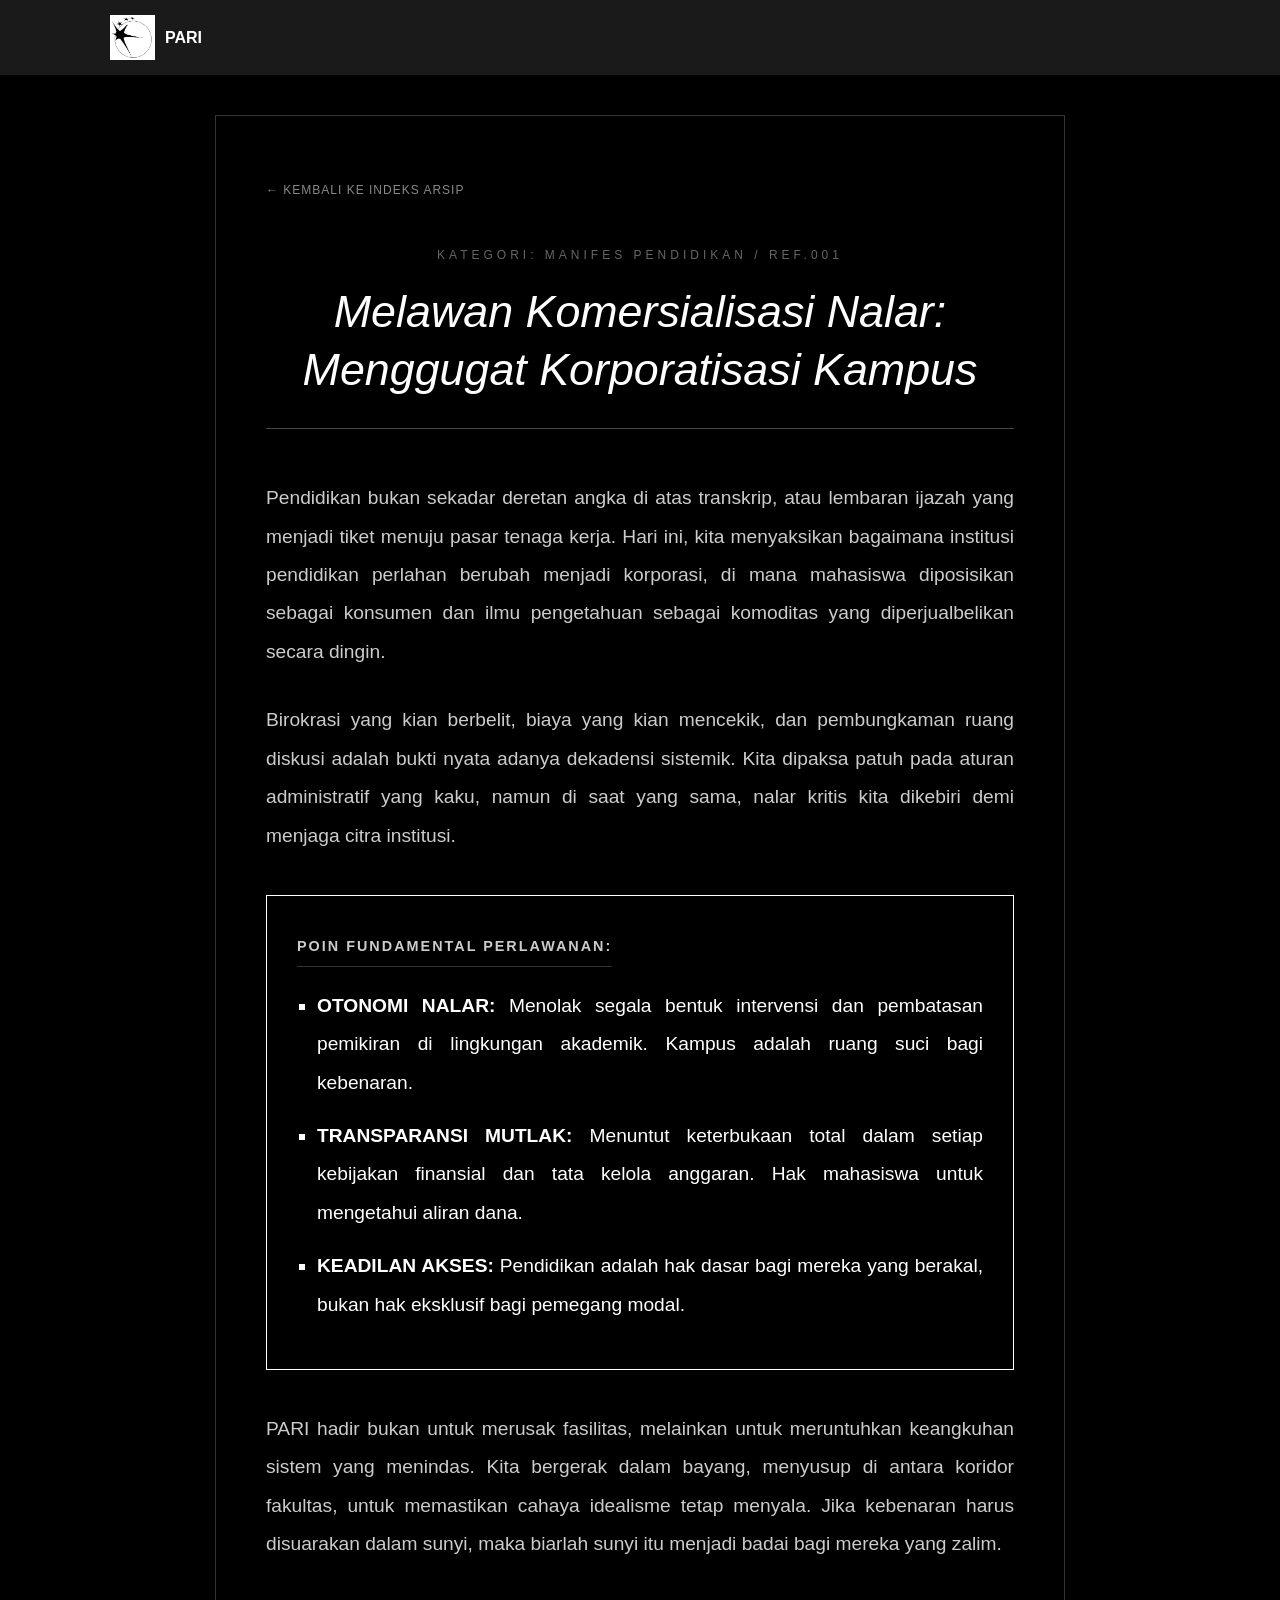
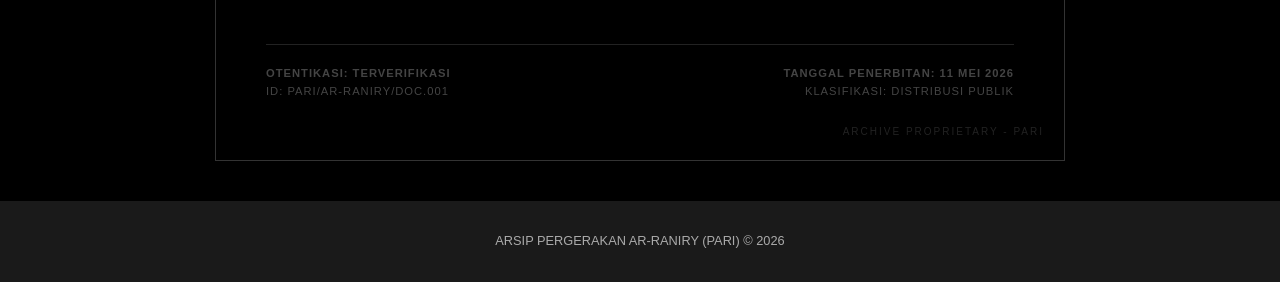
<file: manifes-001.html>
<!DOCTYPE html>
<html lang="id">
<head>
    <meta charset="UTF-8">
    <meta name="viewport" content="width=device-width, initial-scale=1.0">
    <title>[DOKUMEN 001] Manifes Pendidikan | PARI</title>
    <link rel="icon" type="image/png" href="LOGO_PARI.png">
    <link rel="stylesheet" href="style.css">
    <style>
        /* Penyesuaian Gaya Akademis Khusus Halaman Pembaca */
        body {
            background-color: #000;
            color: #fff;
        }

        .reader-container {
            max-width: 850px;
            margin: 40px auto;
            padding: 60px 50px;
            background: #000;
            border: 1px solid #333;
            position: relative;
        }

        /* Watermark Tipis Gaya Dokumen Arsip */
        .reader-container::after {
            content: "ARCHIVE PROPRIETARY - PARI";
            position: absolute;
            bottom: 20px;
            right: 20px;
            font-family: Arial, sans-serif;
            font-size: 10px;
            color: #222;
            letter-spacing: 2px;
        }

        .back-btn {
            display: inline-block;
            margin-bottom: 40px;
            color: #888;
            text-decoration: none;
            font-size: 0.75rem;
            font-family: Arial, sans-serif;
            letter-spacing: 1px;
            text-transform: uppercase;
            border-bottom: 1px solid transparent;
        }

        .back-btn:hover {
            color: #fff;
            border-bottom: 1px solid #fff;
        }

        .doc-header {
            text-align: center;
            border-bottom: 1px double #444;
            padding-bottom: 30px;
            margin-bottom: 50px;
        }

        .doc-category {
            font-family: Arial, sans-serif;
            font-size: 0.75rem;
            letter-spacing: 4px;
            color: #666;
            text-transform: uppercase;
        }

        .doc-title {
            font-size: clamp(1.8rem, 5vw, 2.8rem);
            margin-top: 15px;
            font-weight: normal;
            font-style: italic;
            line-height: 1.3;
        }

        .essay-content {
            font-size: 1.2rem;
            color: #ccc;
            text-align: justify;
            line-height: 2; /* Spasi lebar khas karya ilmiah */
        }

        .essay-content p {
            margin-bottom: 30px;
        }

        /* Kotak Poin Gaya Dokumen Resmi */
        .highlight-box {
            border: 1px solid #ffffff;
            padding: 30px;
            margin: 40px 0;
            background: transparent;
        }

        .highlight-box h3 {
            font-family: Arial, sans-serif;
            font-size: 0.9rem;
            letter-spacing: 2px;
            text-transform: uppercase;
            margin-bottom: 20px;
            border-bottom: 1px solid #333;
            display: inline-block;
            padding-bottom: 5px;
        }

        .highlight-box ul {
            list-style: square;
            padding-left: 20px;
        }

        .highlight-box li {
            margin-bottom: 15px;
            color: #fff;
        }

        .stamp-footer {
            margin-top: 80px;
            padding-top: 20px;
            border-top: 1px solid #222;
            display: flex;
            justify-content: space-between;
            font-family: Arial, sans-serif;
            font-size: 0.7rem;
            color: #444;
            letter-spacing: 1px;
        }

        /* --- Mobile Optimization --- */
        @media (max-width: 768px) {
            .reader-container {
                margin: 0;
                padding: 40px 20px;
                border: none; /* Menghilangkan border di HP agar teks lebih luas */
            }

            .doc-title {
                font-size: 1.8rem;
            }

            .essay-content {
                font-size: 1.05rem;
                line-height: 1.8;
            }

            .stamp-footer {
                flex-direction: column;
                gap: 15px;
                text-align: center;
            }

            .stamp-footer div {
                text-align: center !important;
            }
        }
    </style>
</head>
<body>
    <header>
        <nav class="container">
            <div class="logo-container">
                <img src="LOGO_PARI.png" alt="Logo PARI" class="main-logo">
                <a href="index.html" style="text-decoration: none;"><span class="logo-text">PARI</span></a>
            </div>
        </nav>
    </header>

    <main class="container">
        <div class="reader-container">
            <a href="index.html" class="back-btn">← Kembali ke Indeks Arsip</a>
            
            <div class="doc-header">
                <span class="doc-category">Kategori: Manifes Pendidikan / Ref.001</span>
                <h1 class="doc-title">Melawan Komersialisasi Nalar: Menggugat Korporatisasi Kampus</h1>
            </div>

            <div class="essay-content">
                <p>Pendidikan bukan sekadar deretan angka di atas transkrip, atau lembaran ijazah yang menjadi tiket menuju pasar tenaga kerja. Hari ini, kita menyaksikan bagaimana institusi pendidikan perlahan berubah menjadi korporasi, di mana mahasiswa diposisikan sebagai konsumen dan ilmu pengetahuan sebagai komoditas yang diperjualbelikan secara dingin.</p>

                <p>Birokrasi yang kian berbelit, biaya yang kian mencekik, dan pembungkaman ruang diskusi adalah bukti nyata adanya dekadensi sistemik. Kita dipaksa patuh pada aturan administratif yang kaku, namun di saat yang sama, nalar kritis kita dikebiri demi menjaga citra institusi.</p>

                <div class="highlight-box">
                    <h3>POIN FUNDAMENTAL PERLAWANAN:</h3>
                    <ul>
                        <li><strong>OTONOMI NALAR:</strong> Menolak segala bentuk intervensi dan pembatasan pemikiran di lingkungan akademik. Kampus adalah ruang suci bagi kebenaran.</li>
                        <li><strong>TRANSPARANSI MUTLAK:</strong> Menuntut keterbukaan total dalam setiap kebijakan finansial dan tata kelola anggaran. Hak mahasiswa untuk mengetahui aliran dana.</li>
                        <li><strong>KEADILAN AKSES:</strong> Pendidikan adalah hak dasar bagi mereka yang berakal, bukan hak eksklusif bagi pemegang modal.</li>
                    </ul>
                </div>

                <p>PARI hadir bukan untuk merusak fasilitas, melainkan untuk meruntuhkan keangkuhan sistem yang menindas. Kita bergerak dalam bayang, menyusup di antara koridor fakultas, untuk memastikan cahaya idealisme tetap menyala. Jika kebenaran harus disuarakan dalam sunyi, maka biarlah sunyi itu menjadi badai bagi mereka yang zalim.</p>
            </div>

            <div class="stamp-footer">
                <div>
                    <strong>OTENTIKASI: TERVERIFIKASI</strong><br>
                    ID: PARI/AR-RANIRY/DOC.001
                </div>
                <div style="text-align: right;">
                    <strong>TANGGAL PENERBITAN: 11 MEI 2026</strong><br>
                    KLASIFIKASI: DISTRIBUSI PUBLIK
                </div>
            </div>
        </div>
    </main>

    <footer>
        <p>ARSIP PERGERAKAN AR-RANIRY (PARI) &copy; 2026</p>
    </footer>
</body>
</html>
</file>
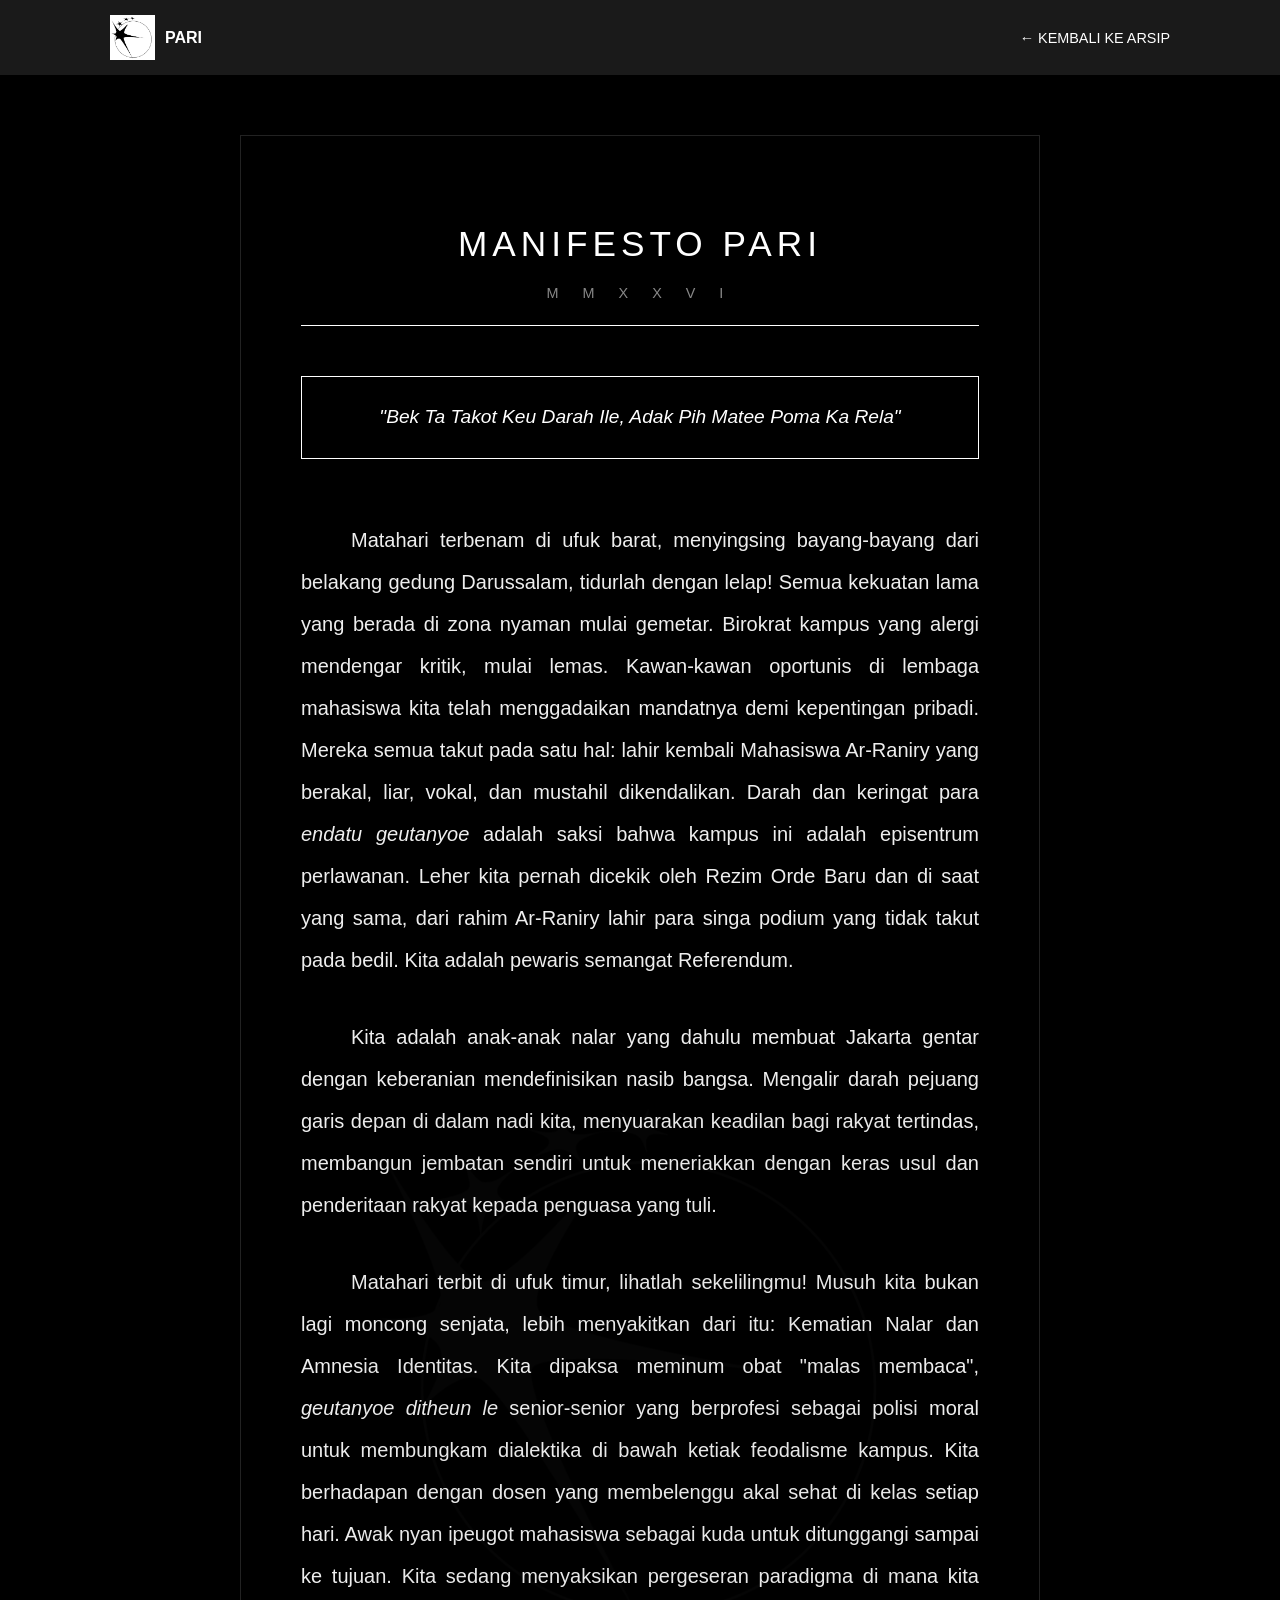
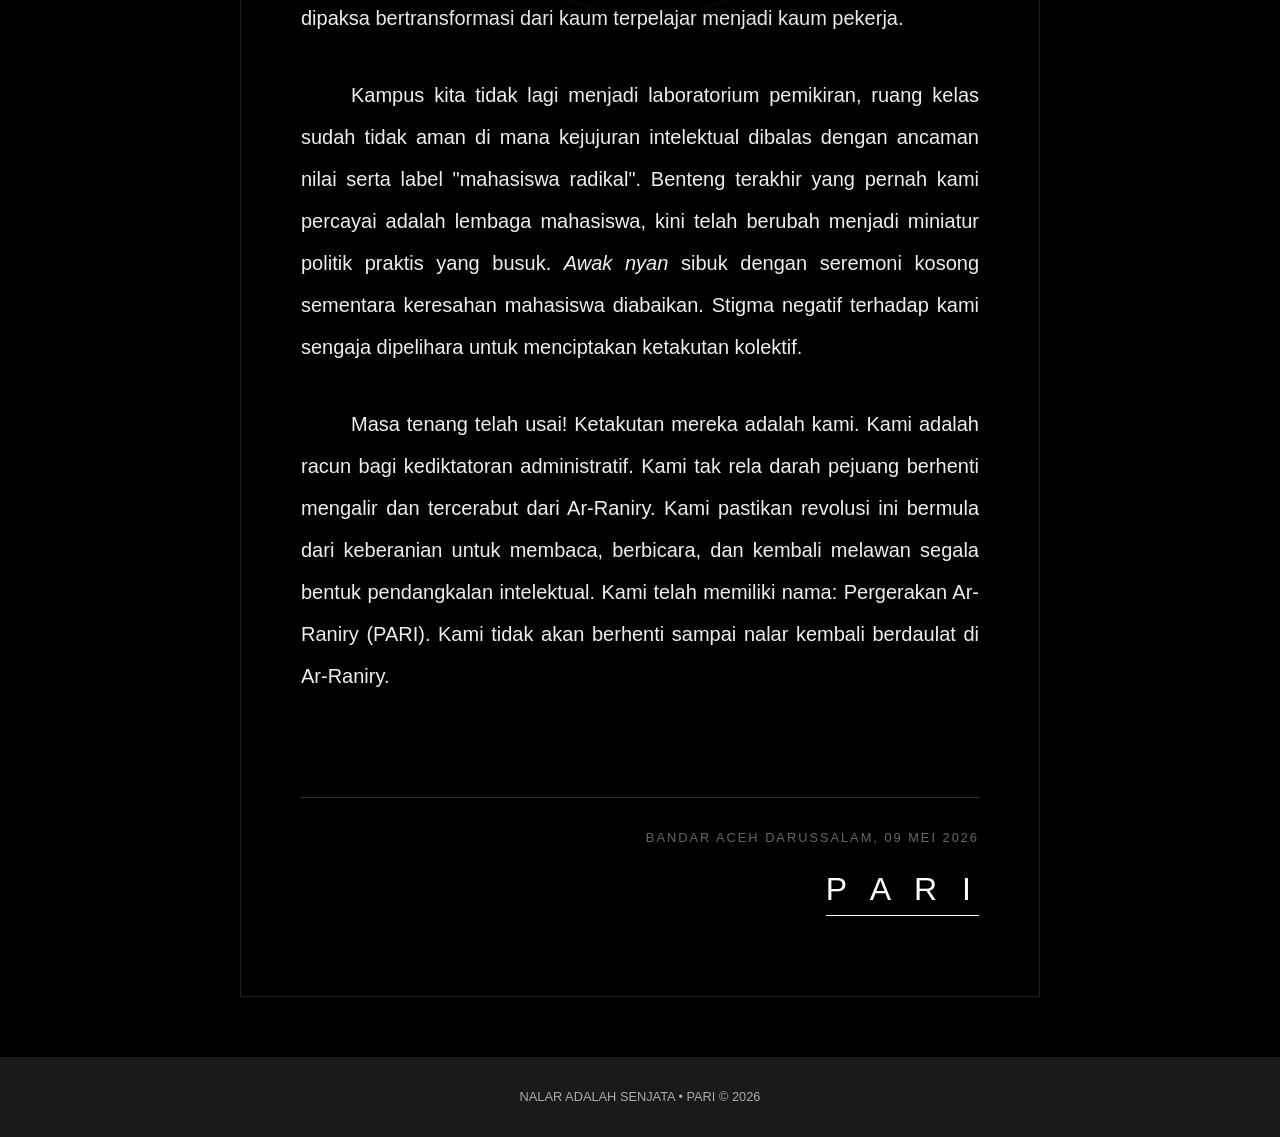
<file: manifesto-2026.html>
<!DOCTYPE html>
<html lang="id">
<head>
    <meta charset="UTF-8">
    <meta name="viewport" content="width=device-width, initial-scale=1.0">
    <title>MANIFESTO PARI 2026 | Pergerakan Ar-Raniry</title>
    <link rel="icon" type="image/png" href="LOGO_PARI.png">
    <link rel="stylesheet" href="style.css">
    <style>
        /* Gaya Akademis Khusus Manifesto */
        body {
            background-color: #000;
            color: #fff;
            -webkit-font-smoothing: antialiased;
        }

        .manifesto-container {
            max-width: 800px;
            margin: 60px auto;
            padding: 80px 60px;
            background: #000;
            border: 1px solid #222;
            position: relative;
            box-shadow: none; /* Menghilangkan bayangan agar lebih kaku */
        }

        /* Header Dokumen */
        .manifesto-header {
            text-align: center;
            border-bottom: 1px solid #fff;
            margin-bottom: 50px;
            padding-bottom: 20px;
        }

        .manifesto-header h1 {
            font-size: 2.2rem;
            font-weight: normal;
            letter-spacing: 5px;
            text-transform: uppercase;
            margin: 0;
        }

        .manifesto-header .year {
            font-family: Arial, sans-serif;
            font-size: 0.9rem;
            letter-spacing: 10px;
            margin-top: 10px;
            color: #888;
        }

        /* Banner Kutipan Bergaya Prasasti */
        .quote-banner {
            border: 1px solid #fff;
            color: #fff;
            padding: 25px;
            text-align: center;
            font-style: italic;
            font-size: 1.2rem;
            margin-bottom: 60px;
            line-height: 1.6;
        }

        /* Isi Manifesto */
        .manifesto-body {
            font-size: 1.25rem;
            color: #eee;
            text-align: justify;
            line-height: 2.1; /* Spasi lebar untuk pembacaan mendalam */
        }

        .manifesto-body p {
            margin-bottom: 35px;
            text-indent: 50px; /* Indentasi khas naskah lama */
        }

        /* Footer & Tanda Tangan */
        .manifesto-footer {
            margin-top: 100px;
            text-align: right;
            border-top: 1px double #333;
            padding-top: 30px;
        }

        .manifesto-footer p {
            font-family: Arial, sans-serif;
            font-size: 0.8rem;
            color: #666;
            text-transform: uppercase;
            letter-spacing: 2px;
        }

        .signature {
            font-size: 2rem;
            letter-spacing: 8px;
            font-weight: normal;
            margin-top: 15px;
            display: inline-block;
            border-bottom: 1px solid #fff;
        }

        /* Watermark Latar Belakang */
        .watermark {
            position: absolute;
            top: 50%;
            left: 50%;
            transform: translate(-50%, -50%);
            opacity: 0.02;
            width: 70%;
            pointer-events: none;
            filter: grayscale(1) invert(1);
        }

        /* --- Penyesuaian Mobile --- */
        @media (max-width: 768px) {
            .manifesto-container {
                margin: 0;
                padding: 50px 25px;
                border: none;
            }

            .manifesto-header h1 {
                font-size: 1.5rem;
                letter-spacing: 3px;
            }

            .quote-banner {
                font-size: 1rem;
                padding: 15px;
            }

            .manifesto-body {
                font-size: 1.1rem;
                line-height: 1.9;
            }

            .manifesto-body p {
                text-indent: 30px;
            }

            .signature {
                font-size: 1.5rem;
            }
        }
    </style>
</head>
<body>
    <header>
        <nav class="container">
            <div class="logo-container">
                <img src="LOGO_PARI.png" alt="Logo PARI" class="main-logo">
                <a href="index.html" style="text-decoration: none;"><span class="logo-text">PARI</span></a>
            </div>
            <ul class="nav-links">
                <li><a href="index.html">← KEMBALI KE ARSIP</a></li>
            </ul>
        </nav>
    </header>

    <main class="container">
        <div class="manifesto-container">
            <img src="LOGO_PARI.png" alt="" class="watermark">
            
            <div class="manifesto-header">
                <h1>MANIFESTO PARI</h1>
                <div class="year">M M X X V I</div>
            </div>

            <div class="quote-banner">
                "Bek Ta Takot Keu Darah Ile, Adak Pih Matee Poma Ka Rela"
            </div>

            <div class="manifesto-body">
                <p>Matahari terbenam di ufuk barat, menyingsing bayang-bayang dari belakang gedung Darussalam, tidurlah dengan lelap! Semua kekuatan lama yang berada di zona nyaman mulai gemetar. Birokrat kampus yang alergi mendengar kritik, mulai lemas. Kawan-kawan oportunis di lembaga mahasiswa kita telah menggadaikan mandatnya demi kepentingan pribadi. Mereka semua takut pada satu hal: lahir kembali Mahasiswa Ar-Raniry yang berakal, liar, vokal, dan mustahil dikendalikan. Darah dan keringat para <em>endatu geutanyoe</em> adalah saksi bahwa kampus ini adalah episentrum perlawanan. Leher kita pernah dicekik oleh Rezim Orde Baru dan di saat yang sama, dari rahim Ar-Raniry lahir para singa podium yang tidak takut pada bedil. Kita adalah pewaris semangat Referendum.</p>

                <p>Kita adalah anak-anak nalar yang dahulu membuat Jakarta gentar dengan keberanian mendefinisikan nasib bangsa. Mengalir darah pejuang garis depan di dalam nadi kita, menyuarakan keadilan bagi rakyat tertindas, membangun jembatan sendiri untuk meneriakkan dengan keras usul dan penderitaan rakyat kepada penguasa yang tuli.</p>

                <p>Matahari terbit di ufuk timur, lihatlah sekelilingmu! Musuh kita bukan lagi moncong senjata, lebih menyakitkan dari itu: Kematian Nalar dan Amnesia Identitas. Kita dipaksa meminum obat "malas membaca", <em>geutanyoe ditheun le</em> senior-senior yang berprofesi sebagai polisi moral untuk membungkam dialektika di bawah ketiak feodalisme kampus. Kita berhadapan dengan dosen yang membelenggu akal sehat di kelas setiap hari. Awak nyan ipeugot mahasiswa sebagai kuda untuk ditunggangi sampai ke tujuan. Kita sedang menyaksikan pergeseran paradigma di mana kita dipaksa bertransformasi dari kaum terpelajar menjadi kaum pekerja.</p>

                <p>Kampus kita tidak lagi menjadi laboratorium pemikiran, ruang kelas sudah tidak aman di mana kejujuran intelektual dibalas dengan ancaman nilai serta label "mahasiswa radikal". Benteng terakhir yang pernah kami percayai adalah lembaga mahasiswa, kini telah berubah menjadi miniatur politik praktis yang busuk. <em>Awak nyan</em> sibuk dengan seremoni kosong sementara keresahan mahasiswa diabaikan. Stigma negatif terhadap kami sengaja dipelihara untuk menciptakan ketakutan kolektif.</p>

                <p>Masa tenang telah usai! Ketakutan mereka adalah kami. Kami adalah racun bagi kediktatoran administratif. Kami tak rela darah pejuang berhenti mengalir dan tercerabut dari Ar-Raniry. Kami pastikan revolusi ini bermula dari keberanian untuk membaca, berbicara, dan kembali melawan segala bentuk pendangkalan intelektual. Kami telah memiliki nama: Pergerakan Ar-Raniry (PARI). Kami tidak akan berhenti sampai nalar kembali berdaulat di Ar-Raniry.</p>
            </div>

            <div class="manifesto-footer">
                <p>Bandar Aceh Darussalam, 09 Mei 2026</p>
                <div class="signature">P A R I</div>
            </div>
        </div>
    </main>

    <footer>
        <div class="container">
            <p>NALAR ADALAH SENJATA • PARI &copy; 2026</p>
        </div>
    </footer>
</body>
</html>
</file>
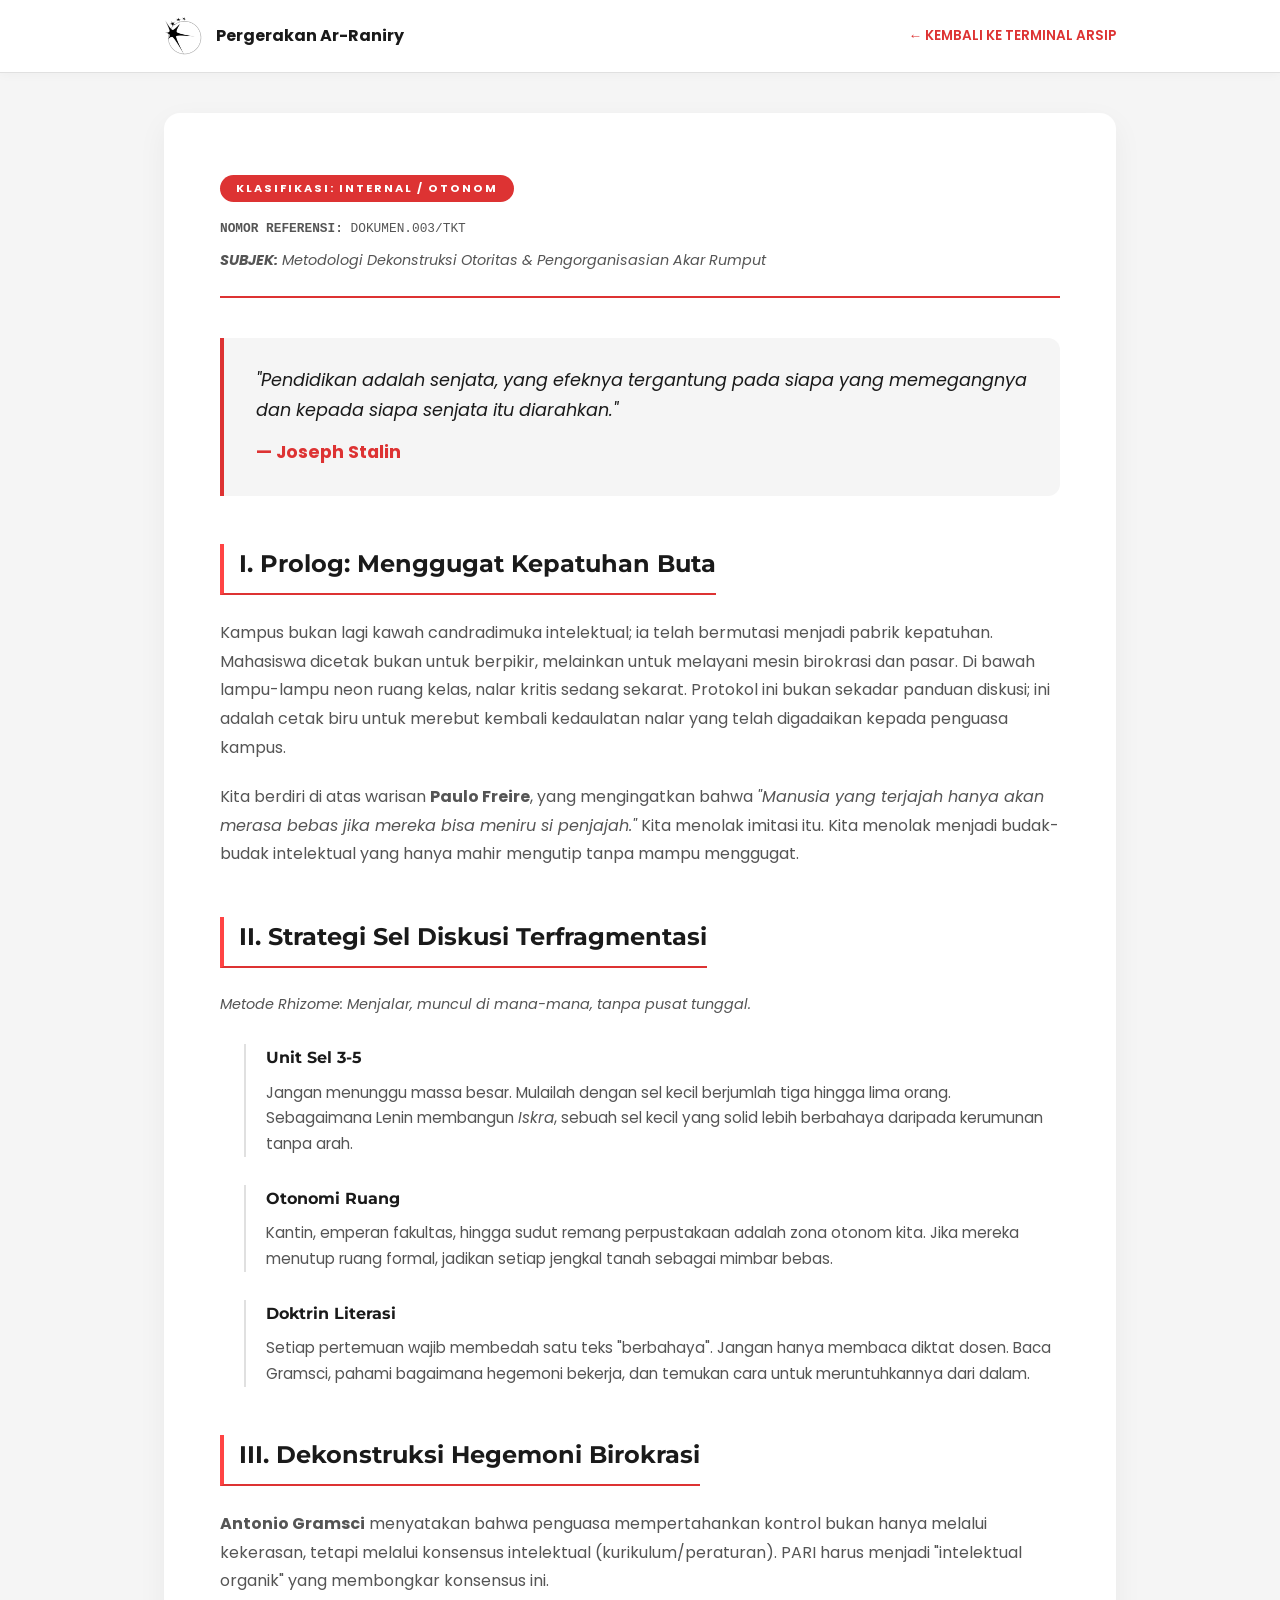
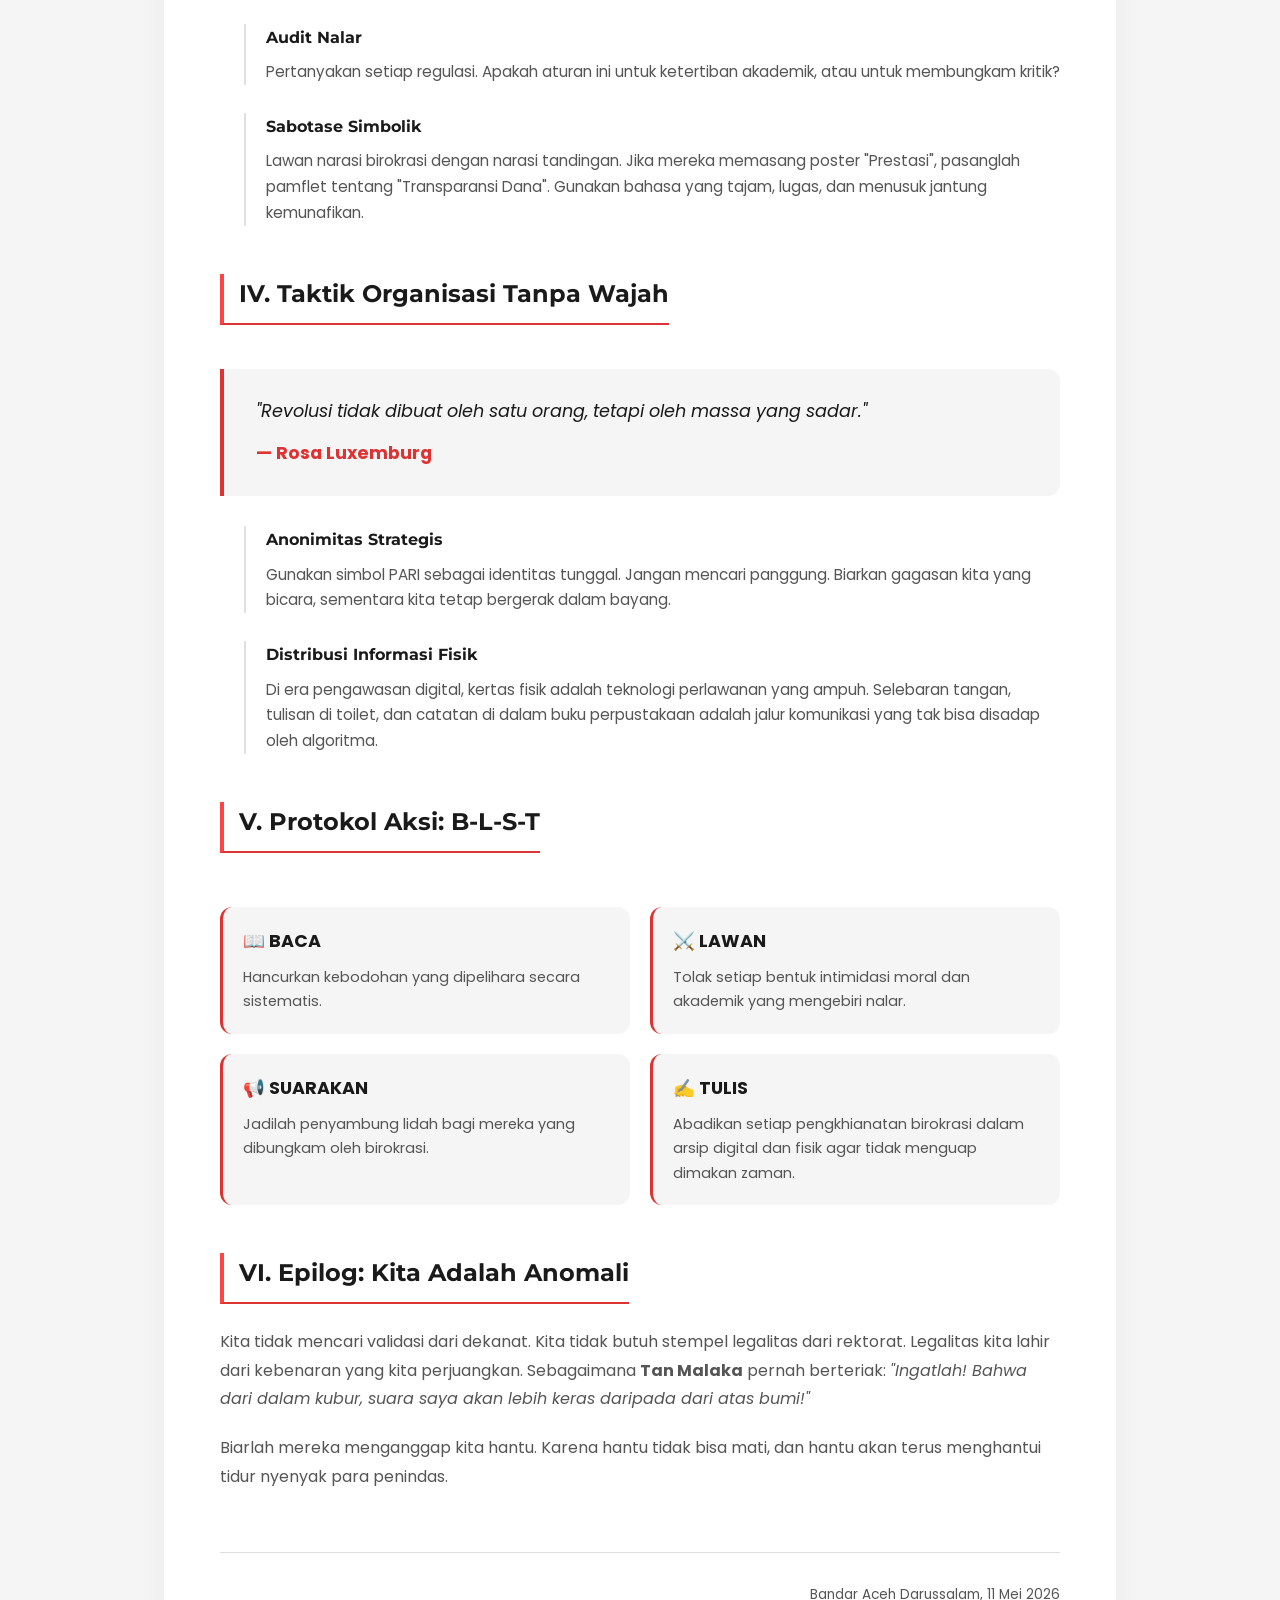
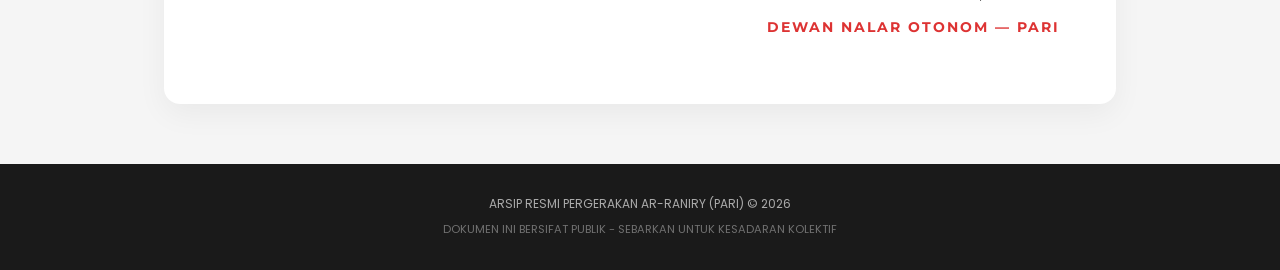
<file: protokol-otonom.html>
<!DOCTYPE html>
<html lang="id">
<head>
    <meta charset="UTF-8">
    <meta name="viewport" content="width=device-width, initial-scale=1.0">
    <title>DOKUMEN.003/TKT - Protokol Nalar Otonom | PARI</title>
    <link rel="icon" type="image/png" href="LOGO_PARI.png">
    <link rel="stylesheet" href="style.css">
    <link href="https://fonts.googleapis.com/css2?family=Montserrat:wght@400;500;600;700;800&family=Poppins:wght@400;500;600;700&display=swap" rel="stylesheet">
    <style>
        /* ========== Gaya Khusus Halaman Dokumen ========== */
        :root {
            --primary: #dd3333;
            --primary-dark: #bb2222;
            --dark: #1a1a1a;
            --gray: #555;
            --light-gray: #f5f5f5;
            --white: #ffffff;
        }

        * {
            margin: 0;
            padding: 0;
            box-sizing: border-box;
        }

        body {
            font-family: 'Poppins', 'Segoe UI', Arial, sans-serif;
            background: var(--light-gray);
            color: var(--dark);
            line-height: 1.7;
        }

        .container {
            max-width: 1000px;
            margin: 0 auto;
            padding: 0 24px;
        }

        /* Header Navigasi */
        .doc-header-bar {
            background: var(--white);
            border-bottom: 1px solid #e0e0e0;
            padding: 16px 0;
            position: sticky;
            top: 0;
            z-index: 100;
            box-shadow: 0 2px 10px rgba(0,0,0,0.03);
        }

        .doc-header-bar .container {
            display: flex;
            justify-content: space-between;
            align-items: center;
            flex-wrap: wrap;
            gap: 15px;
        }

        .logo-area {
            display: flex;
            align-items: center;
            gap: 12px;
        }

        .logo-area img {
            height: 40px;
            width: auto;
        }

        .logo-area span {
            font-weight: 700;
            font-size: 1rem;
            color: var(--dark);
        }

        .back-link {
            color: var(--primary);
            text-decoration: none;
            font-weight: 600;
            font-size: 0.85rem;
            display: flex;
            align-items: center;
            gap: 8px;
            transition: gap 0.2s;
        }

        .back-link:hover {
            gap: 12px;
            color: var(--primary-dark);
        }

        /* Kontainer Dokumen */
        .document-wrapper {
            background: var(--white);
            border-radius: 16px;
            box-shadow: 0 10px 30px rgba(0,0,0,0.05);
            margin: 40px auto;
            overflow: hidden;
        }

        .document-container {
            padding: 60px 56px;
        }

        /* Header Dokumen */
        .doc-header {
            border-bottom: 2px solid var(--primary);
            padding-bottom: 24px;
            margin-bottom: 40px;
        }

        .classification {
            display: inline-block;
            background: var(--primary);
            color: white;
            padding: 4px 16px;
            font-weight: 700;
            font-size: 0.7rem;
            letter-spacing: 2px;
            border-radius: 20px;
            margin-bottom: 16px;
        }

        .ref-number {
            font-family: 'Courier New', monospace;
            font-size: 0.8rem;
            color: var(--gray);
            margin-bottom: 8px;
        }

        .doc-subject {
            font-size: 0.9rem;
            color: var(--gray);
            font-style: italic;
        }

        /* Quote Box */
        .quote-box {
            border-left: 4px solid var(--primary);
            background: var(--light-gray);
            padding: 28px 32px;
            margin: 40px 0;
            font-style: italic;
            font-size: 1.1rem;
            color: var(--dark);
            border-radius: 0 12px 12px 0;
        }

        .quote-author {
            margin-top: 12px;
            font-weight: 700;
            color: var(--primary);
            font-style: normal;
        }

        /* Section */
        .section {
            margin: 48px 0;
        }

        .section-title {
            font-family: 'Montserrat', sans-serif;
            font-size: 1.5rem;
            font-weight: 700;
            color: var(--dark);
            margin-bottom: 24px;
            padding-bottom: 8px;
            border-bottom: 2px solid var(--primary);
            display: inline-block;
        }

        .section-sub {
            font-style: italic;
            color: var(--gray);
            margin-bottom: 24px;
            font-size: 0.9rem;
        }

        .text-block {
            color: var(--gray);
            line-height: 1.8;
        }

        .text-block p {
            margin-bottom: 20px;
        }

        /* Sub Point */
        .sub-point {
            margin: 28px 0 28px 24px;
            padding-left: 20px;
            border-left: 2px solid #e0e0e0;
        }

        .sub-point strong {
            display: block;
            font-family: 'Montserrat', sans-serif;
            font-size: 1rem;
            font-weight: 700;
            color: var(--dark);
            margin-bottom: 8px;
        }

        .sub-point p {
            color: var(--gray);
            font-size: 0.95rem;
        }

        /* Protokol Aksi (BLST) */
        .action-grid {
            display: grid;
            grid-template-columns: repeat(2, 1fr);
            gap: 20px;
            margin: 30px 0;
        }

        .action-card {
            background: var(--light-gray);
            padding: 20px;
            border-radius: 12px;
            border-left: 3px solid var(--primary);
        }

        .action-card strong {
            display: block;
            font-size: 1.1rem;
            color: var(--dark);
            margin-bottom: 8px;
        }

        .action-card p {
            font-size: 0.9rem;
            color: var(--gray);
        }

        /* Footer Dokumen */
        .footer-sign {
            margin-top: 60px;
            padding-top: 30px;
            border-top: 1px solid #e0e0e0;
            text-align: right;
        }

        .footer-sign p {
            margin-bottom: 5px;
            font-size: 0.85rem;
            color: var(--gray);
        }

        .footer-sign .signature {
            font-family: 'Montserrat', sans-serif;
            font-weight: 700;
            color: var(--primary);
            letter-spacing: 2px;
            margin-top: 10px;
        }

        /* Footer Umum */
        .site-footer {
            background: var(--dark);
            color: #aaa;
            text-align: center;
            padding: 30px 0;
            margin-top: 60px;
            font-size: 0.75rem;
        }

        /* Responsive */
        @media (max-width: 768px) {
            .document-container {
                padding: 32px 24px;
            }
            
            .section-title {
                font-size: 1.3rem;
            }
            
            .quote-box {
                padding: 20px;
                font-size: 1rem;
            }
            
            .action-grid {
                grid-template-columns: 1fr;
            }
            
            .sub-point {
                margin-left: 12px;
                padding-left: 15px;
            }
            
            .doc-header-bar .container {
                flex-direction: column;
                text-align: center;
            }
        }
    </style>
</head>
<body>

<!-- Header Navigasi -->
<div class="doc-header-bar">
    <div class="container">
        <div class="logo-area">
            <img src="LOGO_PARI.png" alt="Logo PARI">
            <span>Pergerakan Ar-Raniry</span>
        </div>
        <a href="index.html" class="back-link">← KEMBALI KE TERMINAL ARSIP</a>
    </div>
</div>

<div class="container">
    <div class="document-wrapper">
        <div class="document-container">
            
            <!-- Header Dokumen -->
            <div class="doc-header">
                <div class="classification">KLASIFIKASI: INTERNAL / OTONOM</div>
                <div class="ref-number"><strong>NOMOR REFERENSI:</strong> DOKUMEN.003/TKT</div>
                <div class="doc-subject"><strong>SUBJEK:</strong> Metodologi Dekonstruksi Otoritas &amp; Pengorganisasian Akar Rumput</div>
            </div>

            <!-- Quote Pembuka -->
            <div class="quote-box">
                "Pendidikan adalah senjata, yang efeknya tergantung pada siapa yang memegangnya dan kepada siapa senjata itu diarahkan."
                <div class="quote-author">— Joseph Stalin</div>
            </div>

            <!-- I. Prolog -->
            <div class="section">
                <h2 class="section-title">I. Prolog: Menggugat Kepatuhan Buta</h2>
                <div class="text-block">
                    <p>Kampus bukan lagi kawah candradimuka intelektual; ia telah bermutasi menjadi pabrik kepatuhan. Mahasiswa dicetak bukan untuk berpikir, melainkan untuk melayani mesin birokrasi dan pasar. Di bawah lampu-lampu neon ruang kelas, nalar kritis sedang sekarat. Protokol ini bukan sekadar panduan diskusi; ini adalah cetak biru untuk merebut kembali kedaulatan nalar yang telah digadaikan kepada penguasa kampus.</p>
                    <p>Kita berdiri di atas warisan <strong>Paulo Freire</strong>, yang mengingatkan bahwa <em>"Manusia yang terjajah hanya akan merasa bebas jika mereka bisa meniru si penjajah."</em> Kita menolak imitasi itu. Kita menolak menjadi budak-budak intelektual yang hanya mahir mengutip tanpa mampu menggugat.</p>
                </div>
            </div>

            <!-- II. Strategi Sel Diskusi -->
            <div class="section">
                <h2 class="section-title">II. Strategi Sel Diskusi Terfragmentasi</h2>
                <div class="section-sub">Metode Rhizome: Menjalar, muncul di mana-mana, tanpa pusat tunggal.</div>
                
                <div class="sub-point">
                    <strong>Unit Sel 3-5</strong>
                    <p>Jangan menunggu massa besar. Mulailah dengan sel kecil berjumlah tiga hingga lima orang. Sebagaimana Lenin membangun <em>Iskra</em>, sebuah sel kecil yang solid lebih berbahaya daripada kerumunan tanpa arah.</p>
                </div>

                <div class="sub-point">
                    <strong>Otonomi Ruang</strong>
                    <p>Kantin, emperan fakultas, hingga sudut remang perpustakaan adalah zona otonom kita. Jika mereka menutup ruang formal, jadikan setiap jengkal tanah sebagai mimbar bebas.</p>
                </div>

                <div class="sub-point">
                    <strong>Doktrin Literasi</strong>
                    <p>Setiap pertemuan wajib membedah satu teks "berbahaya". Jangan hanya membaca diktat dosen. Baca Gramsci, pahami bagaimana hegemoni bekerja, dan temukan cara untuk meruntuhkannya dari dalam.</p>
                </div>
            </div>

            <!-- III. Dekonstruksi Hegemoni -->
            <div class="section">
                <h2 class="section-title">III. Dekonstruksi Hegemoni Birokrasi</h2>
                <div class="text-block">
                    <p><strong>Antonio Gramsci</strong> menyatakan bahwa penguasa mempertahankan kontrol bukan hanya melalui kekerasan, tetapi melalui konsensus intelektual (kurikulum/peraturan). PARI harus menjadi "intelektual organik" yang membongkar konsensus ini.</p>
                </div>
                
                <div class="sub-point">
                    <strong>Audit Nalar</strong>
                    <p>Pertanyakan setiap regulasi. Apakah aturan ini untuk ketertiban akademik, atau untuk membungkam kritik?</p>
                </div>

                <div class="sub-point">
                    <strong>Sabotase Simbolik</strong>
                    <p>Lawan narasi birokrasi dengan narasi tandingan. Jika mereka memasang poster "Prestasi", pasanglah pamflet tentang "Transparansi Dana". Gunakan bahasa yang tajam, lugas, dan menusuk jantung kemunafikan.</p>
                </div>
            </div>

            <!-- IV. Taktik Organisasi -->
            <div class="section">
                <h2 class="section-title">IV. Taktik Organisasi Tanpa Wajah</h2>
                
                <div class="quote-box" style="margin: 20px 0 30px 0;">
                    "Revolusi tidak dibuat oleh satu orang, tetapi oleh massa yang sadar."
                    <div class="quote-author">— Rosa Luxemburg</div>
                </div>

                <div class="sub-point">
                    <strong>Anonimitas Strategis</strong>
                    <p>Gunakan simbol PARI sebagai identitas tunggal. Jangan mencari panggung. Biarkan gagasan kita yang bicara, sementara kita tetap bergerak dalam bayang.</p>
                </div>

                <div class="sub-point">
                    <strong>Distribusi Informasi Fisik</strong>
                    <p>Di era pengawasan digital, kertas fisik adalah teknologi perlawanan yang ampuh. Selebaran tangan, tulisan di toilet, dan catatan di dalam buku perpustakaan adalah jalur komunikasi yang tak bisa disadap oleh algoritma.</p>
                </div>
            </div>

            <!-- V. Protokol Aksi BLST -->
            <div class="section">
                <h2 class="section-title">V. Protokol Aksi: B-L-S-T</h2>
                <div class="action-grid">
                    <div class="action-card">
                        <strong>📖 BACA</strong>
                        <p>Hancurkan kebodohan yang dipelihara secara sistematis.</p>
                    </div>
                    <div class="action-card">
                        <strong>⚔️ LAWAN</strong>
                        <p>Tolak setiap bentuk intimidasi moral dan akademik yang mengebiri nalar.</p>
                    </div>
                    <div class="action-card">
                        <strong>📢 SUARAKAN</strong>
                        <p>Jadilah penyambung lidah bagi mereka yang dibungkam oleh birokrasi.</p>
                    </div>
                    <div class="action-card">
                        <strong>✍️ TULIS</strong>
                        <p>Abadikan setiap pengkhianatan birokrasi dalam arsip digital dan fisik agar tidak menguap dimakan zaman.</p>
                    </div>
                </div>
            </div>

            <!-- VI. Epilog -->
            <div class="section">
                <h2 class="section-title">VI. Epilog: Kita Adalah Anomali</h2>
                <div class="text-block">
                    <p>Kita tidak mencari validasi dari dekanat. Kita tidak butuh stempel legalitas dari rektorat. Legalitas kita lahir dari kebenaran yang kita perjuangkan. Sebagaimana <strong>Tan Malaka</strong> pernah berteriak: <em>"Ingatlah! Bahwa dari dalam kubur, suara saya akan lebih keras daripada dari atas bumi!"</em></p>
                    <p>Biarlah mereka menganggap kita hantu. Karena hantu tidak bisa mati, dan hantu akan terus menghantui tidur nyenyak para penindas.</p>
                </div>
            </div>

            <!-- Footer Dokumen -->
            <div class="footer-sign">
                <p>Bandar Aceh Darussalam, 11 Mei 2026</p>
                <p class="signature">DEWAN NALAR OTONOM — PARI</p>
            </div>
        </div>
    </div>
</div>

<!-- Footer Umum -->
<footer class="site-footer">
    <div class="container">
        <p>ARSIP RESMI PERGERAKAN AR-RANIRY (PARI) © 2026</p>
        <p style="margin-top: 6px; font-size: 0.7rem; opacity: 0.6;">DOKUMEN INI BERSIFAT PUBLIK - SEBARKAN UNTUK KESADARAN KOLEKTIF</p>
    </div>
</footer>

</body>
</html>
</file>
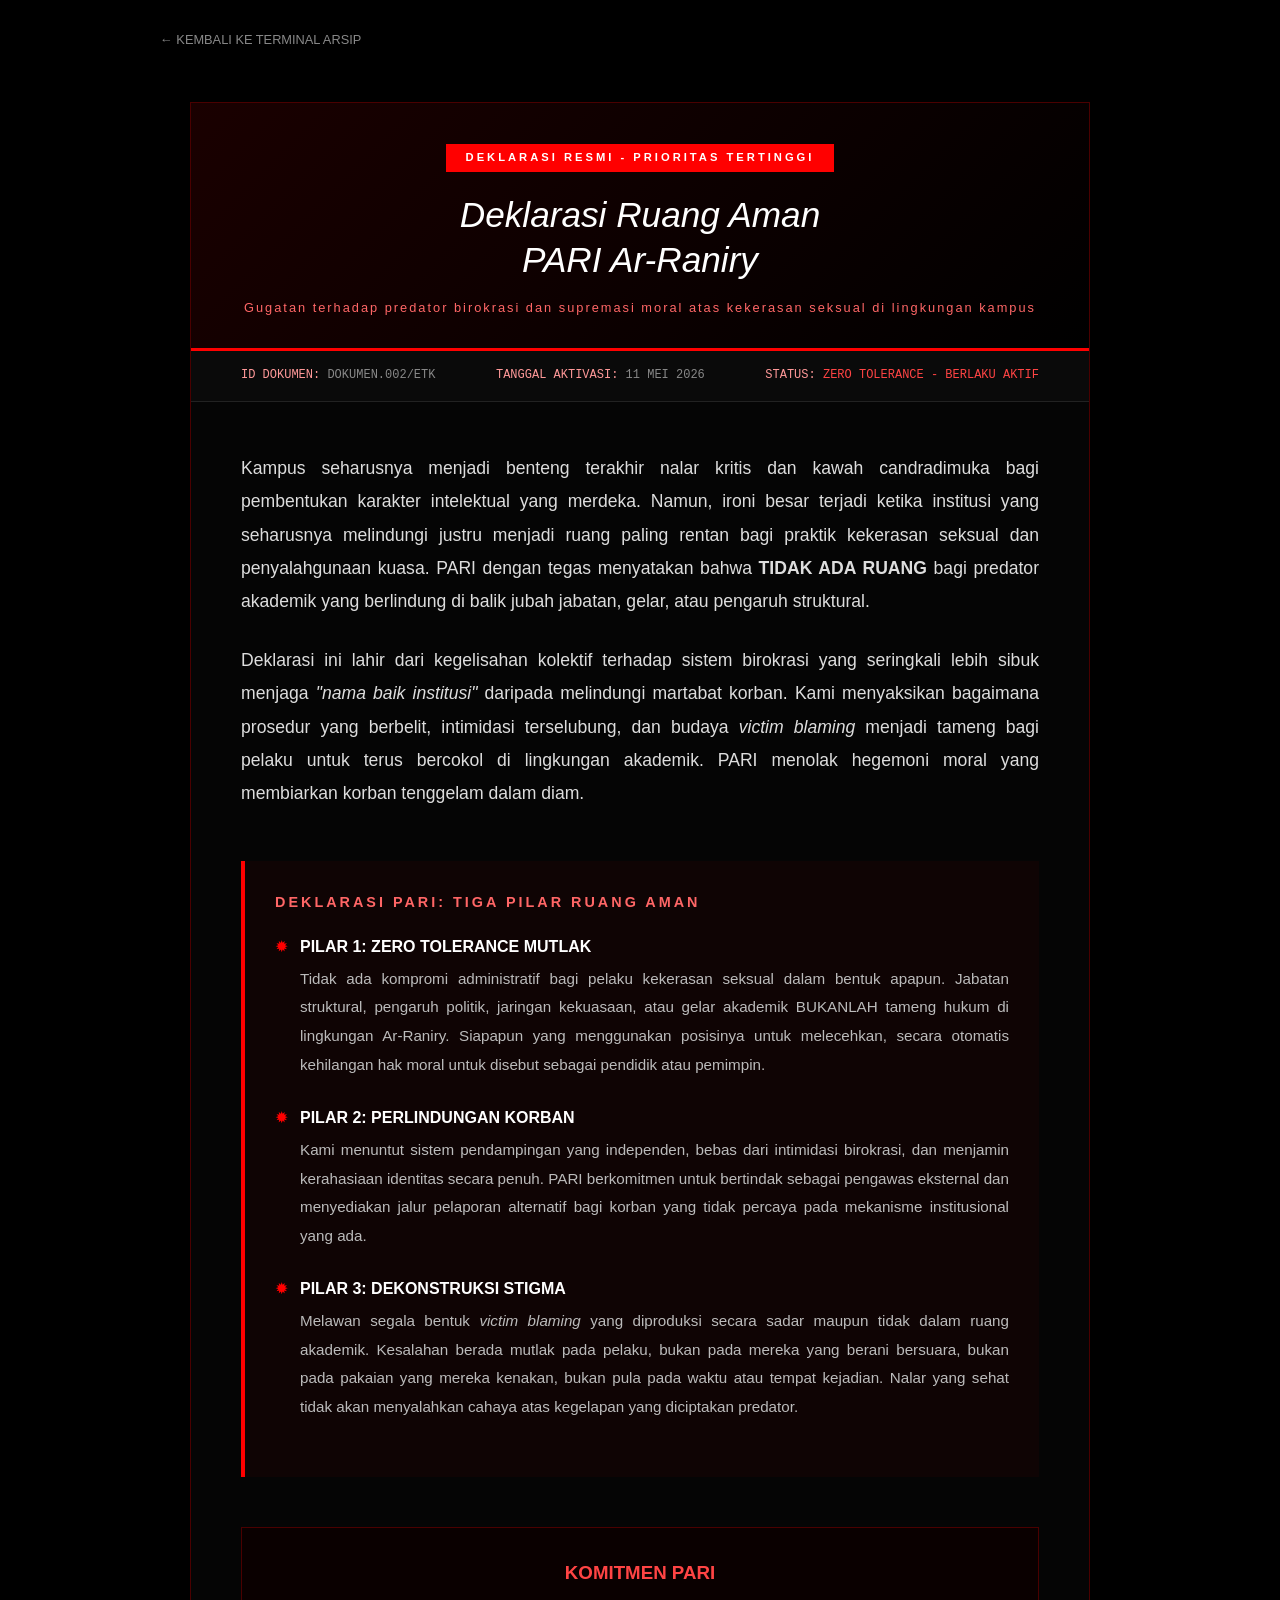
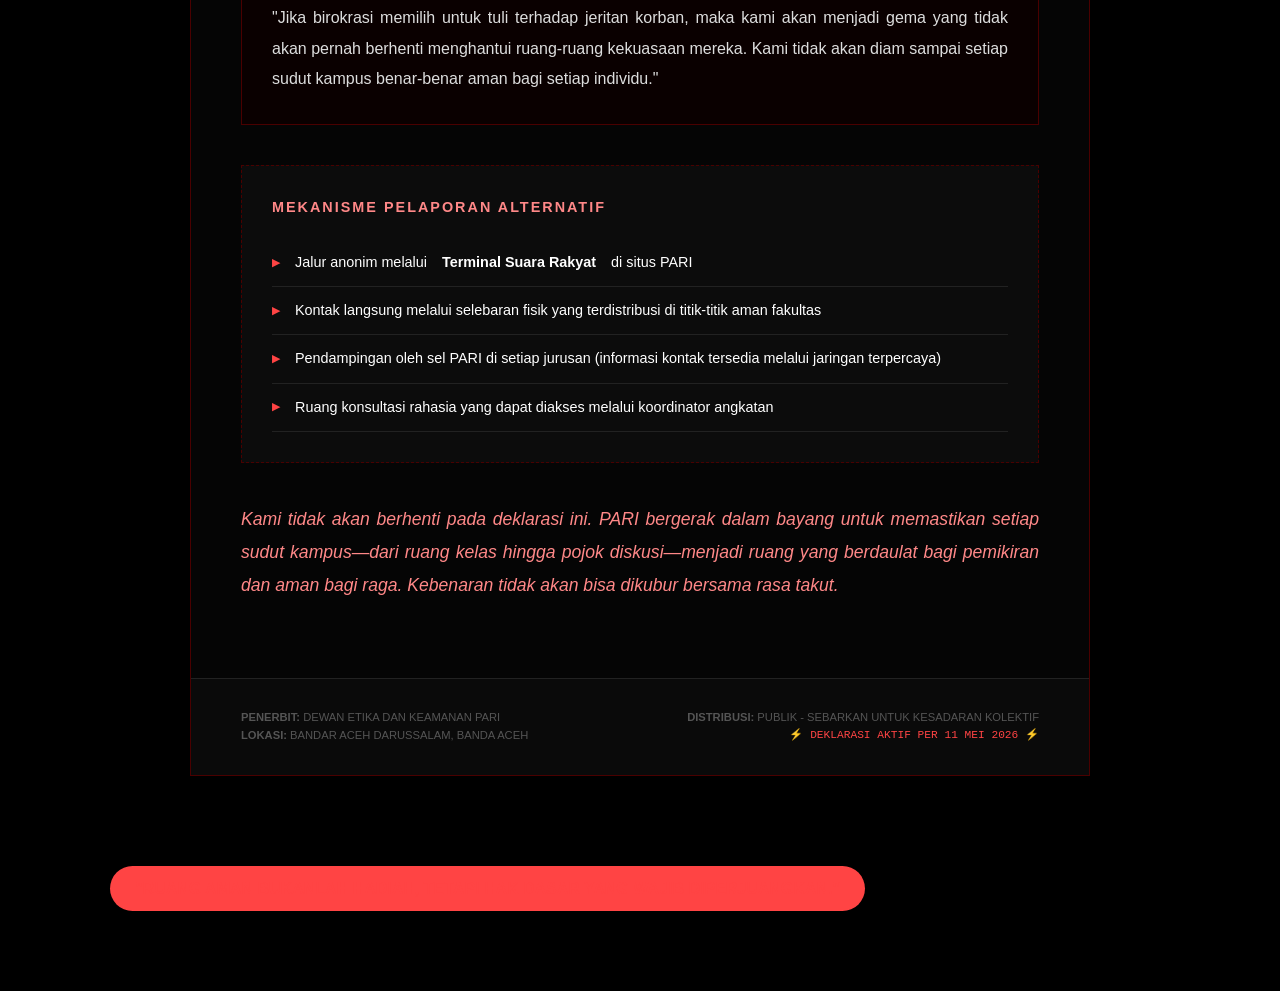
<file: ruang-aman.html>
<!DOCTYPE html>
<html lang="id">
<head>
    <meta charset="UTF-8">
    <meta name="viewport" content="width=device-width, initial-scale=1.0">
    <title>[DOKUMEN.002/ETK] Deklarasi Ruang Aman | PARI</title>
    <link rel="icon" type="image/png" href="LOGO_PARI.png">
    <link rel="stylesheet" href="style.css">
    <style>
        /* Gaya Khusus Dokumen Ruang Aman */
        body {
            background-color: #000;
            color: #fff;
        }

        .safety-container {
            max-width: 900px;
            margin: 50px auto;
            background: #050505;
            border: 1px solid #4a0000;
            position: relative;
            overflow: hidden;
        }

        /* Header dengan garis merah urgensi */
        .safety-header {
            background: linear-gradient(135deg, #1a0000 0%, #000000 100%);
            padding: 40px 50px 30px;
            border-bottom: 3px solid #ff0000;
            text-align: center;
        }

        .doc-badge {
            display: inline-block;
            background: #ff0000;
            color: #fff;
            padding: 5px 20px;
            font-family: Arial, sans-serif;
            font-size: 0.7rem;
            letter-spacing: 3px;
            font-weight: bold;
            margin-bottom: 20px;
        }

        .safety-header h1 {
            font-size: 2.2rem;
            font-style: italic;
            font-weight: normal;
            margin-bottom: 15px;
            line-height: 1.3;
        }

        .safety-header .subtitle {
            color: #ff6666;
            font-family: Arial, sans-serif;
            font-size: 0.8rem;
            letter-spacing: 2px;
        }

        /* Metadata dokumen */
        .doc-metadata {
            background: #0a0a0a;
            padding: 15px 50px;
            display: flex;
            justify-content: space-between;
            flex-wrap: wrap;
            gap: 15px;
            border-bottom: 1px solid #222;
            font-family: 'Courier New', monospace;
            font-size: 0.75rem;
            color: #888;
        }

        .doc-metadata span {
            color: #ff9999;
        }

        /* Isi utama */
        .safety-content {
            padding: 50px;
        }

        .safety-content p {
            font-size: 1.1rem;
            line-height: 1.9;
            text-align: justify;
            margin-bottom: 25px;
            color: #ddd;
        }

        /* Poin utama deklarasi */
        .declaration-points {
            margin: 50px 0;
            background: rgba(74, 0, 0, 0.15);
            border-left: 4px solid #ff0000;
            padding: 30px;
        }

        .declaration-points h3 {
            color: #ff6666;
            font-family: Arial, sans-serif;
            font-size: 0.9rem;
            letter-spacing: 3px;
            margin-bottom: 20px;
        }

        .point-item {
            margin-bottom: 25px;
            padding-left: 25px;
            position: relative;
        }

        .point-item::before {
            content: "✹";
            color: #ff0000;
            position: absolute;
            left: 0;
            top: 0;
        }

        .point-item strong {
            color: #fff;
            display: block;
            margin-bottom: 5px;
            font-size: 1rem;
        }

        .point-item p {
            margin-bottom: 0;
            font-size: 0.95rem;
            color: #bbb;
        }

        /* Kotak komitmen */
        .commitment-box {
            background: #0a0000;
            border: 1px solid #4a0000;
            padding: 30px;
            margin: 40px 0;
            text-align: center;
        }

        .commitment-box h3 {
            color: #ff4444;
            margin-bottom: 15px;
        }

        .commitment-box p {
            margin-bottom: 0;
            font-size: 1rem;
        }

        /* Mekanisme pelaporan */
        .report-mechanism {
            background: #0c0c0c;
            padding: 30px;
            margin-top: 40px;
            border: 1px dashed #4a0000;
        }

        .report-mechanism h3 {
            color: #ff8888;
            font-family: Arial, sans-serif;
            font-size: 0.9rem;
            letter-spacing: 2px;
            margin-bottom: 20px;
        }

        .mechanism-list {
            list-style: none;
            padding: 0;
        }

        .mechanism-list li {
            padding: 12px 0;
            border-bottom: 1px solid #222;
            font-size: 0.9rem;
            display: flex;
            align-items: center;
            gap: 15px;
        }

        .mechanism-list li::before {
            content: "▶";
            color: #ff4444;
            font-size: 0.7rem;
        }

        /* Footer dokumen */
        .doc-footer {
            background: #0a0a0a;
            padding: 30px 50px;
            border-top: 1px solid #222;
            display: flex;
            justify-content: space-between;
            flex-wrap: wrap;
            font-family: Arial, sans-serif;
            font-size: 0.7rem;
            color: #555;
        }

        .stamp {
            font-family: 'Courier New', monospace;
            color: #ff4444;
        }

        .back-nav {
            display: inline-block;
            margin: 30px 0 0 50px;
            color: #888;
            text-decoration: none;
            font-family: Arial, sans-serif;
            font-size: 0.8rem;
            transition: 0.3s;
        }

        .back-nav:hover {
            color: #fff;
        }

        @media (max-width: 768px) {
            .safety-header { padding: 30px 20px; }
            .safety-header h1 { font-size: 1.5rem; }
            .safety-content { padding: 30px 20px; }
            .doc-metadata { padding: 15px 20px; flex-direction: column; }
            .doc-footer { padding: 20px; flex-direction: column; gap: 10px; text-align: center; }
            .back-nav { margin-left: 20px; }
        }
    </style>
</head>
<body>

    <div class="container">
        <a href="index.html" class="back-nav">← KEMBALI KE TERMINAL ARSIP</a>

        <main class="safety-container">
            <div class="safety-header">
                <div class="doc-badge">DEKLARASI RESMI - PRIORITAS TERTINGGI</div>
                <h1>Deklarasi Ruang Aman<br>PARI Ar-Raniry</h1>
                <div class="subtitle">Gugatan terhadap predator birokrasi dan supremasi moral atas kekerasan seksual di lingkungan kampus</div>
            </div>

            <div class="doc-metadata">
                <div><span>ID DOKUMEN:</span> DOKUMEN.002/ETK</div>
                <div><span>TANGGAL AKTIVASI:</span> 11 MEI 2026</div>
                <div><span>STATUS:</span> <span style="color:#ff4444;">ZERO TOLERANCE - BERLAKU AKTIF</span></div>
            </div>

            <div class="safety-content">
                <p>Kampus seharusnya menjadi benteng terakhir nalar kritis dan kawah candradimuka bagi pembentukan karakter intelektual yang merdeka. Namun, ironi besar terjadi ketika institusi yang seharusnya melindungi justru menjadi ruang paling rentan bagi praktik kekerasan seksual dan penyalahgunaan kuasa. PARI dengan tegas menyatakan bahwa <strong>TIDAK ADA RUANG</strong> bagi predator akademik yang berlindung di balik jubah jabatan, gelar, atau pengaruh struktural.</p>

                <p>Deklarasi ini lahir dari kegelisahan kolektif terhadap sistem birokrasi yang seringkali lebih sibuk menjaga <em>"nama baik institusi"</em> daripada melindungi martabat korban. Kami menyaksikan bagaimana prosedur yang berbelit, intimidasi terselubung, dan budaya <em>victim blaming</em> menjadi tameng bagi pelaku untuk terus bercokol di lingkungan akademik. PARI menolak hegemoni moral yang membiarkan korban tenggelam dalam diam.</p>

                <div class="declaration-points">
                    <h3>DEKLARASI PARI: TIGA PILAR RUANG AMAN</h3>
                    
                    <div class="point-item">
                        <strong>PILAR 1: ZERO TOLERANCE MUTLAK</strong>
                        <p>Tidak ada kompromi administratif bagi pelaku kekerasan seksual dalam bentuk apapun. Jabatan struktural, pengaruh politik, jaringan kekuasaan, atau gelar akademik BUKANLAH tameng hukum di lingkungan Ar-Raniry. Siapapun yang menggunakan posisinya untuk melecehkan, secara otomatis kehilangan hak moral untuk disebut sebagai pendidik atau pemimpin.</p>
                    </div>

                    <div class="point-item">
                        <strong>PILAR 2: PERLINDUNGAN KORBAN</strong>
                        <p>Kami menuntut sistem pendampingan yang independen, bebas dari intimidasi birokrasi, dan menjamin kerahasiaan identitas secara penuh. PARI berkomitmen untuk bertindak sebagai pengawas eksternal dan menyediakan jalur pelaporan alternatif bagi korban yang tidak percaya pada mekanisme institusional yang ada.</p>
                    </div>

                    <div class="point-item">
                        <strong>PILAR 3: DEKONSTRUKSI STIGMA</strong>
                        <p>Melawan segala bentuk <em>victim blaming</em> yang diproduksi secara sadar maupun tidak dalam ruang akademik. Kesalahan berada mutlak pada pelaku, bukan pada mereka yang berani bersuara, bukan pada pakaian yang mereka kenakan, bukan pula pada waktu atau tempat kejadian. Nalar yang sehat tidak akan menyalahkan cahaya atas kegelapan yang diciptakan predator.</p>
                    </div>
                </div>

                <div class="commitment-box">
                    <h3>KOMITMEN PARI</h3>
                    <p>"Jika birokrasi memilih untuk tuli terhadap jeritan korban, maka kami akan menjadi gema yang tidak akan pernah berhenti menghantui ruang-ruang kekuasaan mereka. Kami tidak akan diam sampai setiap sudut kampus benar-benar aman bagi setiap individu."</p>
                </div>

                <div class="report-mechanism">
                    <h3>MEKANISME PELAPORAN ALTERNATIF</h3>
                    <ul class="mechanism-list">
                        <li>Jalur anonim melalui <strong>Terminal Suara Rakyat</strong> di situs PARI</li>
                        <li>Kontak langsung melalui selebaran fisik yang terdistribusi di titik-titik aman fakultas</li>
                        <li>Pendampingan oleh sel PARI di setiap jurusan (informasi kontak tersedia melalui jaringan terpercaya)</li>
                        <li>Ruang konsultasi rahasia yang dapat diakses melalui koordinator angkatan</li>
                    </ul>
                </div>

                <p style="margin-top: 40px; font-style: italic; color: #ff8888;">Kami tidak akan berhenti pada deklarasi ini. PARI bergerak dalam bayang untuk memastikan setiap sudut kampus—dari ruang kelas hingga pojok diskusi—menjadi ruang yang berdaulat bagi pemikiran dan aman bagi raga. Kebenaran tidak akan bisa dikubur bersama rasa takut.</p>
            </div>

            <div class="doc-footer">
                <div>
                    <p><strong>PENERBIT:</strong> DEWAN ETIKA DAN KEAMANAN PARI</p>
                    <p><strong>LOKASI:</strong> BANDAR ACEH DARUSSALAM, BANDA ACEH</p>
                </div>
                <div style="text-align: right;">
                    <p><strong>DISTRIBUSI:</strong> PUBLIK - SEBARKAN UNTUK KESADARAN KOLEKTIF</p>
                    <p class="stamp">⚡ DEKLARASI AKTIF PER 11 MEI 2026 ⚡</p>
                </div>
            </div>
        </main>

        <div class="secure-box" style="border-color: #ff0000; color: #ff4444; margin: 40px auto 80px; max-width: 900px;">
            "RUANG AMAN BUKANLAH HADIAH, TETAPI HAK DASAR YANG WAJIB DIPERJUANGKAN."
        </div>
    </div>

</body>
</html>
</file>
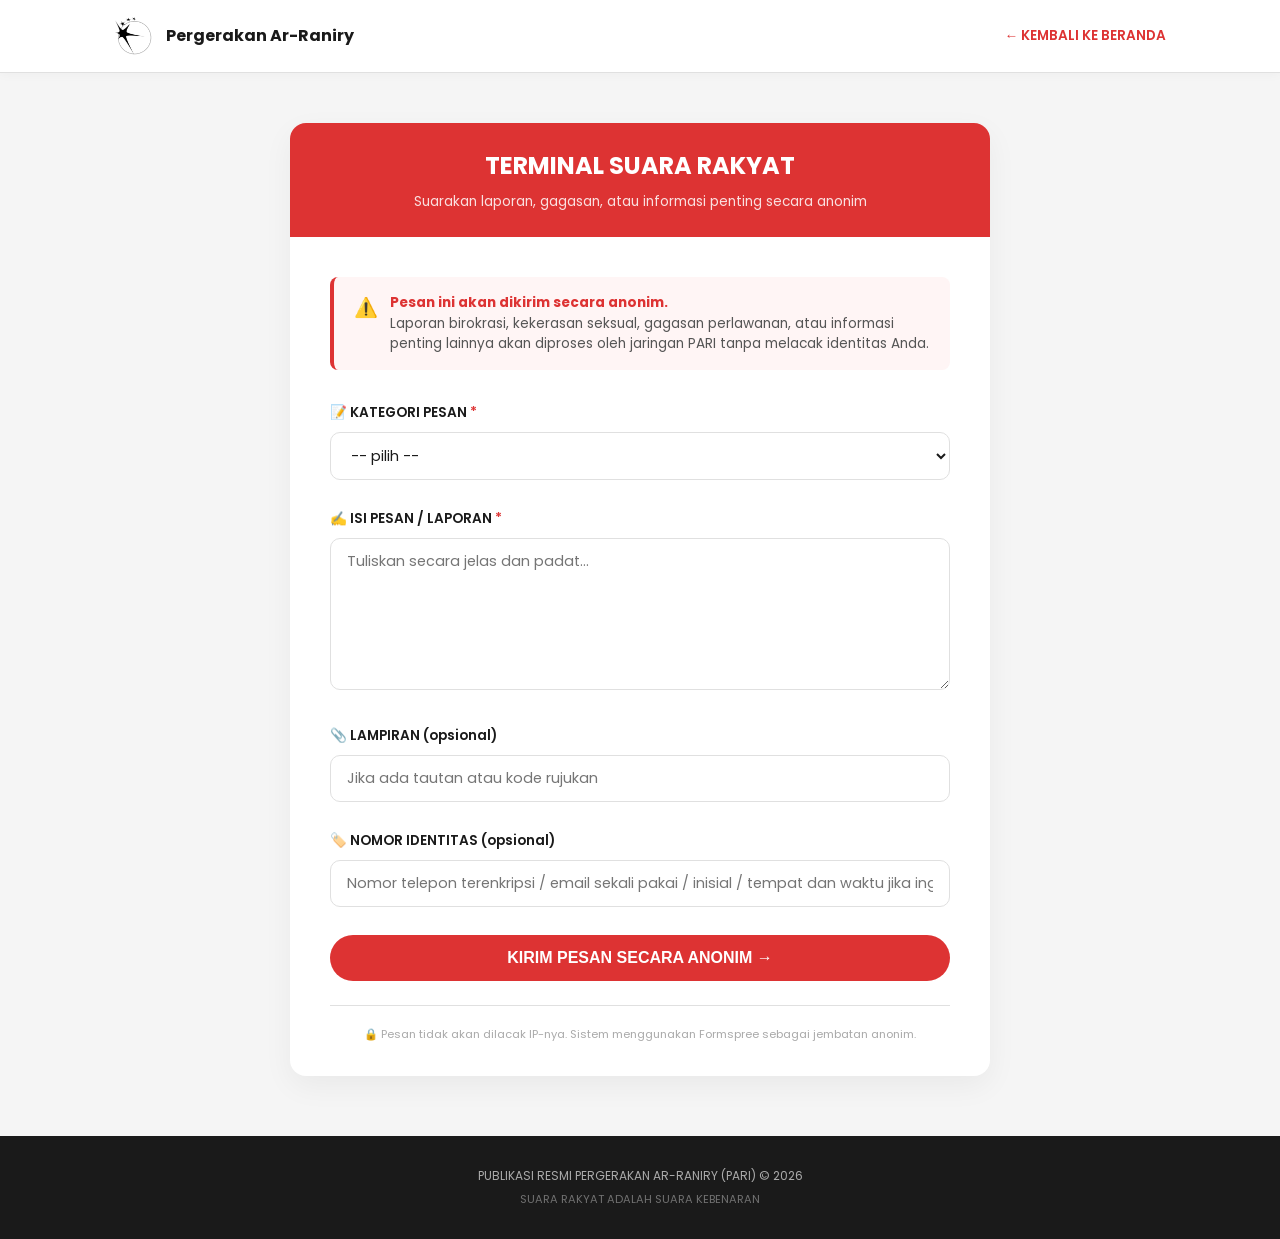
<file: suara-rakyat.html>
<!DOCTYPE html>
<html lang="id">
<head>
    <meta charset="UTF-8">
    <meta name="viewport" content="width=device-width, initial-scale=1.0">
    <title>Terminal Suara Rakyat | PARI</title>
    <link rel="icon" type="image/png" href="LOGO_PARI.png">
    <link rel="stylesheet" href="style.css">
    <link href="https://fonts.googleapis.com/css2?family=Montserrat:wght@400;500;600;700;800&family=Poppins:wght@400;500;600;700&display=swap" rel="stylesheet">
    <style>
        /* ========== Gaya Khusus Form ========== */
        :root {
            --primary: #dd3333;
            --primary-dark: #bb2222;
            --dark: #1a1a1a;
            --gray: #555;
            --gray-light: #666;
            --light-gray: #f5f5f5;
            --white: #ffffff;
            --border: #e0e0e0;
        }

        * {
            margin: 0;
            padding: 0;
            box-sizing: border-box;
        }

        body {
            font-family: 'Poppins', 'Segoe UI', Arial, sans-serif;
            background: var(--light-gray);
            color: var(--dark);
            line-height: 1.6;
        }

        .container {
            max-width: 1100px;
            margin: 0 auto;
            padding: 0 24px;
        }

        /* Header Navigasi */
        .site-header {
            background: var(--white);
            border-bottom: 1px solid var(--border);
            padding: 16px 0;
            position: sticky;
            top: 0;
            z-index: 100;
            box-shadow: 0 2px 10px rgba(0,0,0,0.03);
        }

        .site-header .container {
            display: flex;
            justify-content: space-between;
            align-items: center;
            flex-wrap: wrap;
            gap: 15px;
        }

        .logo-area {
            display: flex;
            align-items: center;
            gap: 12px;
        }

        .logo-area img {
            height: 40px;
            width: auto;
        }

        .logo-text {
            font-weight: 700;
            font-size: 1rem;
            color: var(--dark);
        }

        .back-link {
            color: var(--primary);
            text-decoration: none;
            font-weight: 600;
            font-size: 0.85rem;
            display: flex;
            align-items: center;
            gap: 8px;
            transition: gap 0.2s;
        }

        .back-link:hover {
            gap: 12px;
            color: var(--primary-dark);
        }

        /* Form Container */
        .form-wrapper {
            max-width: 700px;
            margin: 50px auto;
        }

        .form-card {
            background: var(--white);
            border-radius: 16px;
            box-shadow: 0 10px 30px rgba(0,0,0,0.05);
            overflow: hidden;
        }

        .form-header {
            background: var(--primary);
            padding: 24px 32px;
            text-align: center;
        }

        .form-header h1 {
            color: white;
            font-size: 1.5rem;
            font-weight: 700;
            margin-bottom: 6px;
        }

        .form-header p {
            color: rgba(255,255,255,0.85);
            font-size: 0.85rem;
        }

        .form-body {
            padding: 40px 40px 32px;
        }

        /* Alert/Warning */
        .alert-warning {
            background: #fff5f5;
            border-left: 4px solid var(--primary);
            padding: 16px 20px;
            margin-bottom: 32px;
            border-radius: 8px;
            display: flex;
            gap: 12px;
            align-items: flex-start;
        }

        .alert-warning .icon {
            font-size: 1.2rem;
        }

        .alert-warning .text {
            font-size: 0.85rem;
            color: var(--gray);
            line-height: 1.5;
        }

        .alert-warning .text strong {
            color: var(--primary);
        }

        /* Form Group */
        .form-group {
            margin-bottom: 28px;
        }

        label {
            display: block;
            margin-bottom: 8px;
            font-weight: 600;
            font-size: 0.85rem;
            color: var(--dark);
        }

        label .required {
            color: var(--primary);
        }

        input, textarea, select {
            width: 100%;
            padding: 12px 16px;
            background: var(--white);
            border: 1px solid var(--border);
            border-radius: 10px;
            font-family: 'Poppins', sans-serif;
            font-size: 0.9rem;
            color: var(--dark);
            transition: all 0.2s;
        }

        input:focus, textarea:focus, select:focus {
            outline: none;
            border-color: var(--primary);
            box-shadow: 0 0 0 3px rgba(221,51,51,0.1);
        }

        textarea {
            resize: vertical;
            min-height: 120px;
        }

        /* Tombol Kirim */
        .btn-submit {
            width: 100%;
            background: var(--primary);
            color: white;
            border: none;
            padding: 14px 20px;
            font-size: 1rem;
            font-weight: 700;
            border-radius: 40px;
            cursor: pointer;
            transition: all 0.2s;
            display: flex;
            align-items: center;
            justify-content: center;
            gap: 10px;
        }

        .btn-submit:hover {
            background: var(--primary-dark);
            transform: translateY(-2px);
        }

        /* Loading */
        .loading {
            display: none;
            text-align: center;
            margin-top: 20px;
            color: var(--primary);
            font-size: 0.85rem;
            font-weight: 500;
        }

        .loading::before {
            content: "";
            display: inline-block;
            width: 16px;
            height: 16px;
            border: 2px solid var(--border);
            border-top-color: var(--primary);
            border-radius: 50%;
            animation: spin 0.8s linear infinite;
            margin-right: 8px;
            vertical-align: middle;
        }

        @keyframes spin {
            to { transform: rotate(360deg); }
        }

        /* Footer Note */
        .footer-note {
            margin-top: 24px;
            padding-top: 20px;
            border-top: 1px solid var(--border);
            font-size: 0.7rem;
            text-align: center;
            color: #aaa;
        }

        /* Footer Umum */
        .site-footer {
            background: var(--dark);
            color: #aaa;
            text-align: center;
            padding: 30px 0;
            margin-top: 60px;
            font-size: 0.75rem;
        }

        /* Responsive */
        @media (max-width: 768px) {
            .form-header {
                padding: 20px 24px;
            }
            
            .form-header h1 {
                font-size: 1.3rem;
            }
            
            .form-body {
                padding: 28px 24px;
            }
            
            .alert-warning {
                padding: 12px 16px;
            }
            
            .site-header .container {
                flex-direction: column;
                text-align: center;
            }
        }
    </style>
</head>
<body>

<!-- Header Navigasi -->
<header class="site-header">
    <div class="container">
        <div class="logo-area">
            <img src="LOGO_PARI.png" alt="Logo PARI">
            <span class="logo-text">Pergerakan Ar-Raniry</span>
        </div>
        <a href="index.html" class="back-link">← KEMBALI KE BERANDA</a>
    </div>
</header>

<main>
    <div class="container">
        <div class="form-wrapper">
            <div class="form-card">
                
                <div class="form-header">
                    <h1>TERMINAL SUARA RAKYAT</h1>
                    <p>Suarakan laporan, gagasan, atau informasi penting secara anonim</p>
                </div>
                
                <div class="form-body">
                    
                    <!-- Peringatan -->
                    <div class="alert-warning">
                        <div class="icon">⚠️</div>
                        <div class="text">
                            <strong>Pesan ini akan dikirim secara anonim.</strong><br>
                            Laporan birokrasi, kekerasan seksual, gagasan perlawanan, atau informasi penting 
                            lainnya akan diproses oleh jaringan PARI tanpa melacak identitas Anda.
                        </div>
                    </div>

                    <!-- Formspree Form dengan AJAX -->
                    <form id="pariForm" action="https://formspree.io/f/xaqvkjaa" method="POST" data-redirect="https://pergerakanarraniry-blip.github.io/PARI/terima-kasih.html">
                        
                        <div class="form-group">
                            <label>📝 KATEGORI PESAN <span class="required">*</span></label>
                            <select name="Kategori" required>
                                <option value="">-- pilih --</option>
                                <option value="Laporan Birokrasi">Laporan Birokrasi</option>
                                <option value="Laporan Kekerasan Seksual">Laporan Kekerasan Seksual</option>
                                <option value="Gagasan Perlawanan">Gagasan Perlawanan</option>
                                <option value="Info Penting">Info Penting</option>
                                <option value="Kritik & Saran">Kritik & Saran</option>
                            </select>
                        </div>

                        <div class="form-group">
                            <label>✍️ ISI PESAN / LAPORAN <span class="required">*</span></label>
                            <textarea name="Pesan" rows="6" required placeholder="Tuliskan secara jelas dan padat..."></textarea>
                        </div>

                        <div class="form-group">
                            <label>📎 LAMPIRAN (opsional)</label>
                            <input type="text" name="Lampiran" placeholder="Jika ada tautan atau kode rujukan">
                        </div>

                        <div class="form-group">
                            <label>🏷️ NOMOR IDENTITAS (opsional)</label>
                            <input type="text" name="ID_Rujukan" placeholder="Nomor telepon terenkripsi / email sekali pakai / inisial / tempat dan waktu jika ingin bertemu PARI">
                        </div>

                        <button type="submit" class="btn-submit">
                            KIRIM PESAN SECARA ANONIM →
                        </button>
                        <div class="loading" id="loadingMsg">Mengirim pesan...</div>
                        
                    </form>

                    <div class="footer-note">
                        <p>🔒 Pesan tidak akan dilacak IP-nya. Sistem menggunakan Formspree sebagai jembatan anonim.</p>
                    </div>
                </div>
            </div>
        </div>
    </div>
</main>

<!-- Footer -->
<footer class="site-footer">
    <div class="container">
        <p>PUBLIKASI RESMI PERGERAKAN AR-RANIRY (PARI) © 2026</p>
        <p style="margin-top: 6px; font-size: 0.7rem; opacity: 0.6;">SUARA RAKYAT ADALAH SUARA KEBENARAN</p>
    </div>
</footer>

<!-- JavaScript untuk AJAX Submit -->
<script>
    const form = document.getElementById('pariForm');
    const loadingMsg = document.getElementById('loadingMsg');
    
    if (form) {
        form.addEventListener('submit', async function(event) {
            event.preventDefault();
            
            // Tampilkan loading
            loadingMsg.style.display = 'block';
            
            const data = new FormData(form);
            const redirectUrl = form.getAttribute('data-redirect');
            
            try {
                const response = await fetch(form.action, {
                    method: 'POST',
                    body: data,
                    headers: {
                        'Accept': 'application/json'
                    }
                });
                
                if (response.ok) {
                    // Redirect ke halaman terima kasih
                    window.location.href = redirectUrl;
                } else {
                    const errorData = await response.json();
                    alert('Gagal mengirim pesan: ' + (errorData.error || 'Silakan coba lagi.'));
                    loadingMsg.style.display = 'none';
                }
            } catch (error) {
                alert('Terjadi kesalahan koneksi. Silakan coba lagi.');
                loadingMsg.style.display = 'none';
            }
        });
    }
</script>

</body>
</html>
</file>
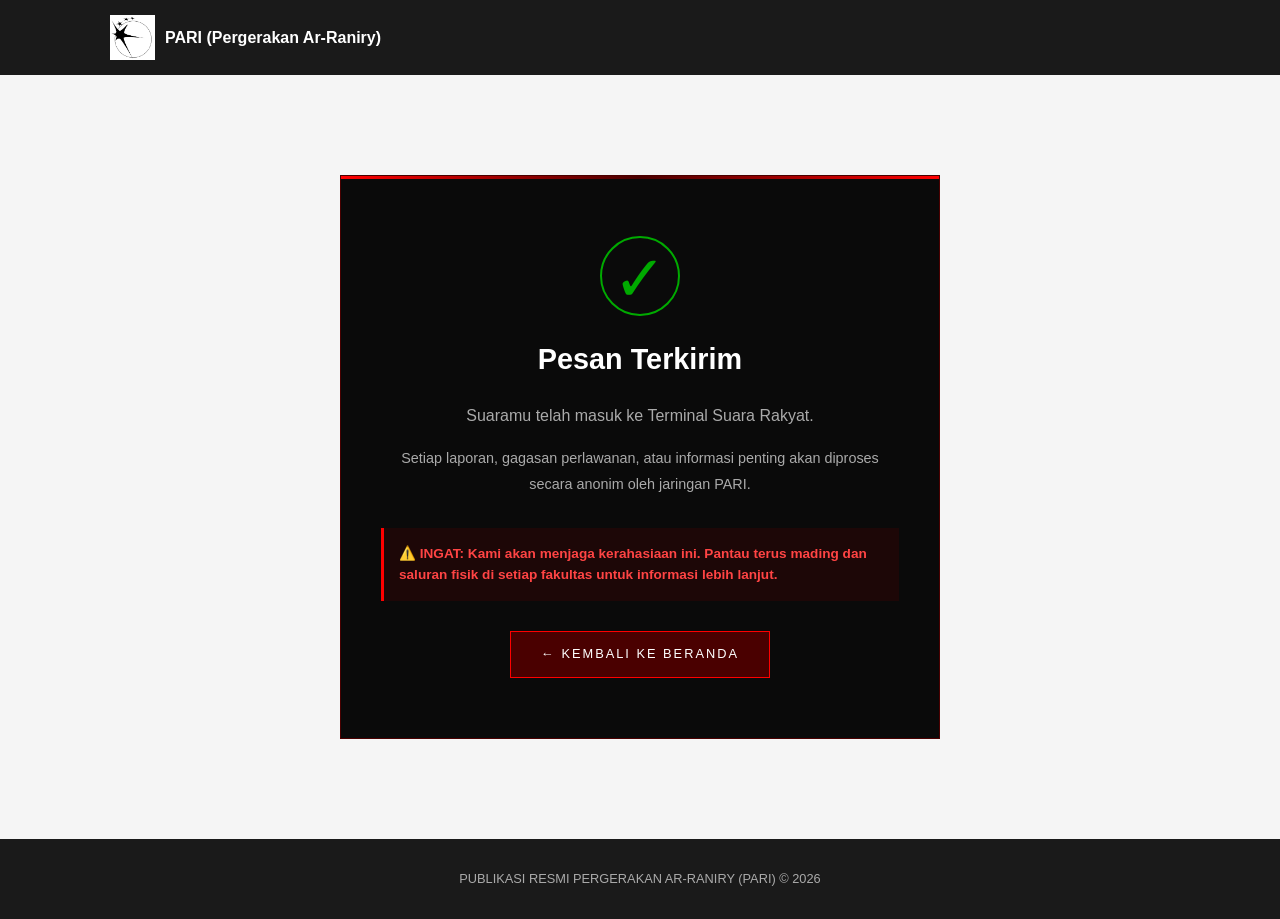
<file: terima-kasih.html>
<!DOCTYPE html>
<html lang="id">
<head>
    <meta charset="UTF-8">
    <meta name="viewport" content="width=device-width, initial-scale=1.0">
    <title>Pesan Terkirim | PARI</title>
    <link rel="icon" type="image/png" href="LOGO_PARI.png">
    <link rel="stylesheet" href="style.css">
    <style>
        .thankyou-container {
            max-width: 600px;
            margin: 100px auto;
            padding: 60px 40px;
            background: #0a0a0a;
            border: 1px solid #4a0000;
            text-align: center;
            position: relative;
            overflow: hidden;
        }
        .thankyou-container::before {
            content: "";
            position: absolute;
            top: 0;
            left: 0;
            width: 100%;
            height: 3px;
            background: linear-gradient(90deg, #ff0000, #4a0000, #ff0000);
        }
        .check-icon {
            font-size: 4rem;
            color: #00aa00;
            margin-bottom: 20px;
            display: inline-block;
            border: 2px solid #00aa00;
            border-radius: 50%;
            width: 80px;
            height: 80px;
            line-height: 1.3;
            text-align: center;
        }
        h1 {
            font-size: 1.8rem;
            margin-bottom: 20px;
            color: #fff;
        }
        .thankyou-container p {
            color: #aaa;
            line-height: 1.8;
            margin-bottom: 15px;
        }
        .warning-text {
            background: rgba(74, 0, 0, 0.3);
            padding: 15px;
            margin: 30px 0;
            border-left: 3px solid #ff0000;
            font-size: 0.85rem;
            text-align: left;
        }
        .btn-group {
            display: flex;
            gap: 20px;
            justify-content: center;
            flex-wrap: wrap;
            margin-top: 30px;
        }
        .btn-home {
            display: inline-block;
            padding: 12px 30px;
            background: #4a0000;
            color: #fff;
            text-decoration: none;
            text-transform: uppercase;
            font-size: 0.8rem;
            letter-spacing: 2px;
            border: 1px solid #ff0000;
            transition: 0.3s;
        }
        .btn-home:hover {
            background: #ff0000;
            color: #000;
            letter-spacing: 3px;
        }
        .btn-secondary {
            background: transparent;
            border-color: #666;
        }
        .btn-secondary:hover {
            background: #666;
            border-color: #fff;
            color: #fff;
        }
    </style>
</head>
<body>
    <header>
        <nav class="container">
            <div class="logo-container">
                <img src="LOGO_PARI.png" alt="Logo PARI" class="main-logo">
                <a href="index.html" style="text-decoration: none;"><span class="logo-text">PARI (Pergerakan Ar-Raniry)</span></a>
            </div>
        </nav>
    </header>

    <main>
        <div class="container">
            <div class="thankyou-container">
                <div class="check-icon">✓</div>
                <h1>Pesan Terkirim</h1>
                <p>Suaramu telah masuk ke Terminal Suara Rakyat.</p>
                <p style="font-size: 0.9rem;">Setiap laporan, gagasan perlawanan, atau informasi penting akan diproses secara anonim oleh jaringan PARI.</p>

                <div class="warning-text">
                    <strong>⚠️ INGAT:</strong> Kami akan menjaga kerahasiaan ini. 
                    Pantau terus mading dan saluran fisik di setiap fakultas untuk informasi lebih lanjut.
                </div>

                <div class="btn-group">
                    <a href="index.html" class="btn-home">← KEMBALI KE BERANDA</a>
                </div>
            </div>
        </div>
    </main>

    <footer>
        <div class="container">
            <p>PUBLIKASI RESMI PERGERAKAN AR-RANIRY (PARI) © 2026</p>
        </div>
    </footer>
</body>
</html>
</file>
<file: style.css>
/* ========== PARI STYLE SHEET ========== */
* {
    margin: 0;
    padding: 0;
    box-sizing: border-box;
}

body {
    font-family: 'Segoe UI', Arial, sans-serif;
    background: #f5f5f5;
    color: #1a1a1a;
    line-height: 1.6;
}

.container {
    max-width: 1100px;
    margin: 0 auto;
    padding: 0 20px;
}

/* ========== HEADER ========== */
header {
    background: #1a1a1a;
    padding: 15px 0;
    position: sticky;
    top: 0;
    z-index: 100;
}

nav {
    display: flex;
    justify-content: space-between;
    align-items: center;
    flex-wrap: wrap;
    gap: 15px;
}

.logo-container {
    display: flex;
    align-items: center;
    gap: 10px;
}

/* UKURAN LOGO */
.main-logo {
    height: 45px !important;
    width: auto !important;
    max-width: 150px !important;
}

.logo-text {
    color: white;
    font-weight: bold;
    font-size: 1rem;
}

.logo-text a {
    color: white;
    text-decoration: none;
}

.nav-links {
    display: flex;
    list-style: none;
    gap: 25px;
    flex-wrap: wrap;
}

.nav-links li a {
    color: white;
    text-decoration: none;
    font-weight: 500;
    font-size: 0.9rem;
    transition: color 0.2s;
}

.nav-links li a:hover {
    color: #ff4444;
}

.nav-highlight {
    background: #ff4444;
    padding: 8px 20px;
    border-radius: 30px;
}

.nav-highlight:hover {
    background: #cc0000;
    color: white !important;
}

/* ========== HERO SLIDER ========== */
.hero-slider {
    background: #e0e0e0;
    padding: 40px 0;
}

.slider-container {
    position: relative;
    background: white;
    border-radius: 10px;
    overflow: hidden;
}

.slider-track {
    display: flex;
    transition: transform 0.5s ease;
}

.slide {
    min-width: 100%;
    padding: 40px;
}

.slide-category {
    background: #ff4444;
    color: white;
    padding: 4px 12px;
    border-radius: 20px;
    font-size: 0.7rem;
    font-weight: bold;
    display: inline-block;
    margin-bottom: 15px;
}

.slide h1 {
    font-size: 1.6rem;
    margin-bottom: 10px;
}

.slide-date {
    color: #888;
    font-size: 0.8rem;
    margin: 10px 0;
}

.slide-excerpt {
    color: #555;
    margin: 15px 0;
}

.read-more {
    color: #ff4444;
    text-decoration: none;
    font-weight: bold;
    display: inline-block;
    margin-top: 15px;
}

.read-more:hover {
    text-decoration: underline;
}

.slider-btn {
    position: absolute;
    top: 50%;
    transform: translateY(-50%);
    background: rgba(0,0,0,0.5);
    color: white;
    border: none;
    width: 40px;
    height: 40px;
    border-radius: 50%;
    cursor: pointer;
    font-size: 1.2rem;
    transition: background 0.2s;
    z-index: 10;
}

.slider-prev { left: 15px; }
.slider-next { right: 15px; }

.slider-btn:hover {
    background: #ff4444;
}

.slider-dots {
    display: flex;
    justify-content: center;
    gap: 10px;
    margin-top: 15px;
}

.dot {
    width: 10px;
    height: 10px;
    background: #ccc;
    border-radius: 50%;
    cursor: pointer;
    transition: all 0.2s;
}

.dot.active {
    background: #ff4444;
    width: 25px;
    border-radius: 10px;
}

/* ========== CONTENT SECTIONS ========== */
.content {
    padding: 60px 0;
    border-bottom: 1px solid #ddd;
    background: white;
}

h2 {
    font-size: 1.8rem;
    margin-bottom: 30px;
    border-left: 4px solid #ff4444;
    padding-left: 15px;
}

/* ========== MANIFES ========== */
.manifes-box {
    background: #f9f9f9;
    padding: 30px;
    border-radius: 10px;
}

.manifes-text {
    margin-bottom: 20px;
    line-height: 1.8;
}

.secure-box {
    background: #ff4444;
    color: white;
    display: inline-block;
    padding: 10px 25px;
    border-radius: 30px;
    font-weight: bold;
    margin-top: 20px;
}

/* ========== KARYA GRID ========== */
.karya-grid {
    display: grid;
    grid-template-columns: repeat(auto-fill, minmax(300px, 1fr));
    gap: 30px;
    margin-top: 30px;
}

.karya-card {
    background: white;
    padding: 25px;
    border-radius: 10px;
    border: 1px solid #eee;
    transition: all 0.3s ease;
}

.karya-card:hover {
    transform: translateY(-5px);
    box-shadow: 0 10px 20px rgba(0,0,0,0.1);
    border-color: #ff4444;
}

.karya-card span {
    color: #ff4444;
    font-size: 0.7rem;
    font-weight: bold;
    text-transform: uppercase;
}

.karya-card h3 {
    margin: 10px 0;
    font-size: 1.2rem;
}

.karya-card p {
    color: #666;
    font-size: 0.9rem;
    margin-bottom: 15px;
}

.btn-link {
    color: #ff4444;
    text-decoration: none;
    font-weight: bold;
    display: inline-block;
    margin-top: 15px;
}

.btn-link:hover {
    text-decoration: underline;
}

/* ========== DINDING SUBVERSI ========== */
.subversi-section {
    background: linear-gradient(135deg, #0d0d0d 0%, #1a1a1a 100%);
    color: white;
    position: relative;
    overflow: hidden;
}

.subversi-section::before {
    content: '';
    position: absolute;
    top: 0;
    left: 0;
    right: 0;
    height: 4px;
    background: linear-gradient(90deg, #ff4444, #ff8888, #ff4444);
}

.subversi-section::after {
    content: '⚡';
    position: absolute;
    bottom: -30px;
    right: -30px;
    font-size: 150px;
    opacity: 0.03;
    pointer-events: none;
}

.subversi-wrapper {
    text-align: center;
    position: relative;
    z-index: 2;
}

.subversi-icon {
    font-size: 3rem;
    margin-bottom: 16px;
    animation: pulse 2s infinite;
}

@keyframes pulse {
    0%, 100% { transform: scale(1); opacity: 0.8; }
    50% { transform: scale(1.1); opacity: 1; }
}

.subversi-title {
    font-size: 2.2rem;
    font-weight: 700;
    margin-bottom: 8px;
    border-left: none;
    padding-left: 0;
    color: white;
}

.subversi-title::after {
    content: '';
    display: block;
    width: 80px;
    height: 3px;
    background: #ff4444;
    margin: 12px auto 0;
}

.subversi-subtitle {
    color: #aaa;
    font-size: 0.9rem;
    margin-bottom: 40px;
}

.subversi-card {
    background: rgba(255,255,255,0.05);
    border-radius: 24px;
    padding: 40px;
    backdrop-filter: blur(10px);
    border: 1px solid rgba(255,68,68,0.3);
    transition: all 0.3s ease;
}

.subversi-card:hover {
    border-color: rgba(255,68,68,0.6);
    box-shadow: 0 10px 30px rgba(255,68,68,0.1);
}

.subversi-quote {
    background: rgba(255,68,68,0.1);
    padding: 20px 30px;
    border-radius: 16px;
    margin-bottom: 30px;
    border-left: 4px solid #ff4444;
    text-align: left;
}

.subversi-quote p {
    font-style: italic;
    font-size: 1rem;
    color: #ddd;
    margin-bottom: 8px;
}

.subversi-quote span {
    font-size: 0.75rem;
    color: #ff8888;
}

.subversi-content {
    display: flex;
    flex-wrap: wrap;
    gap: 30px;
    align-items: center;
    justify-content: space-between;
}

.subversi-text {
    flex: 2;
    text-align: left;
}

.subversi-text h3 {
    font-size: 1.3rem;
    margin-bottom: 8px;
}

.subversi-text p {
    color: #bbb;
    margin: 15px 0 20px;
    line-height: 1.7;
}

.subversi-features {
    display: flex;
    flex-wrap: wrap;
    gap: 16px;
}

.subversi-features span {
    background: rgba(255,68,68,0.15);
    padding: 6px 14px;
    border-radius: 30px;
    font-size: 0.75rem;
    color: #ff8888;
    font-weight: 500;
}

.subversi-button {
    flex: 1;
    text-align: center;
}

.btn-subversi {
    display: inline-flex;
    align-items: center;
    gap: 12px;
    background: #ff4444;
    color: white;
    padding: 14px 28px;
    border-radius: 50px;
    text-decoration: none;
    font-weight: bold;
    font-size: 0.9rem;
    transition: all 0.3s ease;
    box-shadow: 0 4px 15px rgba(255,68,68,0.3);
    border: 1px solid rgba(255,255,255,0.2);
}

.btn-subversi:hover {
    background: #cc0000;
    transform: translateY(-3px);
    gap: 18px;
    box-shadow: 0 8px 25px rgba(255,68,68,0.4);
}

.btn-subversi .arrow {
    font-size: 1.1rem;
    transition: transform 0.3s;
}

.btn-subversi:hover .arrow {
    transform: translateX(5px);
}

.secure-note {
    font-size: 0.7rem;
    color: #666;
    margin-top: 16px;
}

/* ========== INSTRUCTION & PROTOCOL ========== */
.instruction-box {
    background: #f9f9f9;
    padding: 30px;
    border-radius: 10px;
    margin: 30px 0;
    border-left: 4px solid #ff4444;
}

.warning-text {
    font-weight: bold;
    color: #ff4444;
    display: block;
    margin-bottom: 10px;
}

.protocol {
    margin: 20px 0;
}

.protocol h3 {
    margin-bottom: 15px;
}

.protocol ul {
    list-style: none;
    padding-left: 0;
}

.protocol li {
    margin-bottom: 10px;
    padding-left: 20px;
    position: relative;
}

.protocol li::before {
    content: "▹";
    color: #ff4444;
    position: absolute;
    left: 0;
}

.motto {
    text-align: center;
    font-style: italic;
    color: #888;
    margin-top: 40px;
    font-size: 1.1rem;
}

/* ========== FOOTER ========== */
footer {
    background: #1a1a1a;
    color: #aaa;
    text-align: center;
    padding: 30px 0;
    font-size: 0.8rem;
}

/* ========== RESPONSIVE ========== */
@media (max-width: 768px) {
    nav {
        flex-direction: column;
        text-align: center;
    }
    
    .nav-links {
        flex-wrap: wrap;
        justify-content: center;
        gap: 15px;
    }
    
    .slide h1 {
        font-size: 1.2rem;
    }
    
    .slide {
        padding: 20px;
    }
    
    .karya-grid {
        grid-template-columns: 1fr;
        gap: 20px;
    }
    
    h2 {
        font-size: 1.4rem;
    }
    
    .main-logo {
        height: 35px !important;
    }
    
    .instruction-box {
        padding: 20px;
    }
    
    .motto {
        font-size: 0.9rem;
    }
    
    /* Dinding Subversi Responsive */
    .subversi-card {
        padding: 25px;
    }
    
    .subversi-content {
        flex-direction: column;
    }
    
    .subversi-text {
        text-align: center;
    }
    
    .subversi-features {
        justify-content: center;
    }
    
    .subversi-title {
        font-size: 1.8rem;
    }
    
    .subversi-quote p {
        font-size: 0.85rem;
    }
}
</file>
